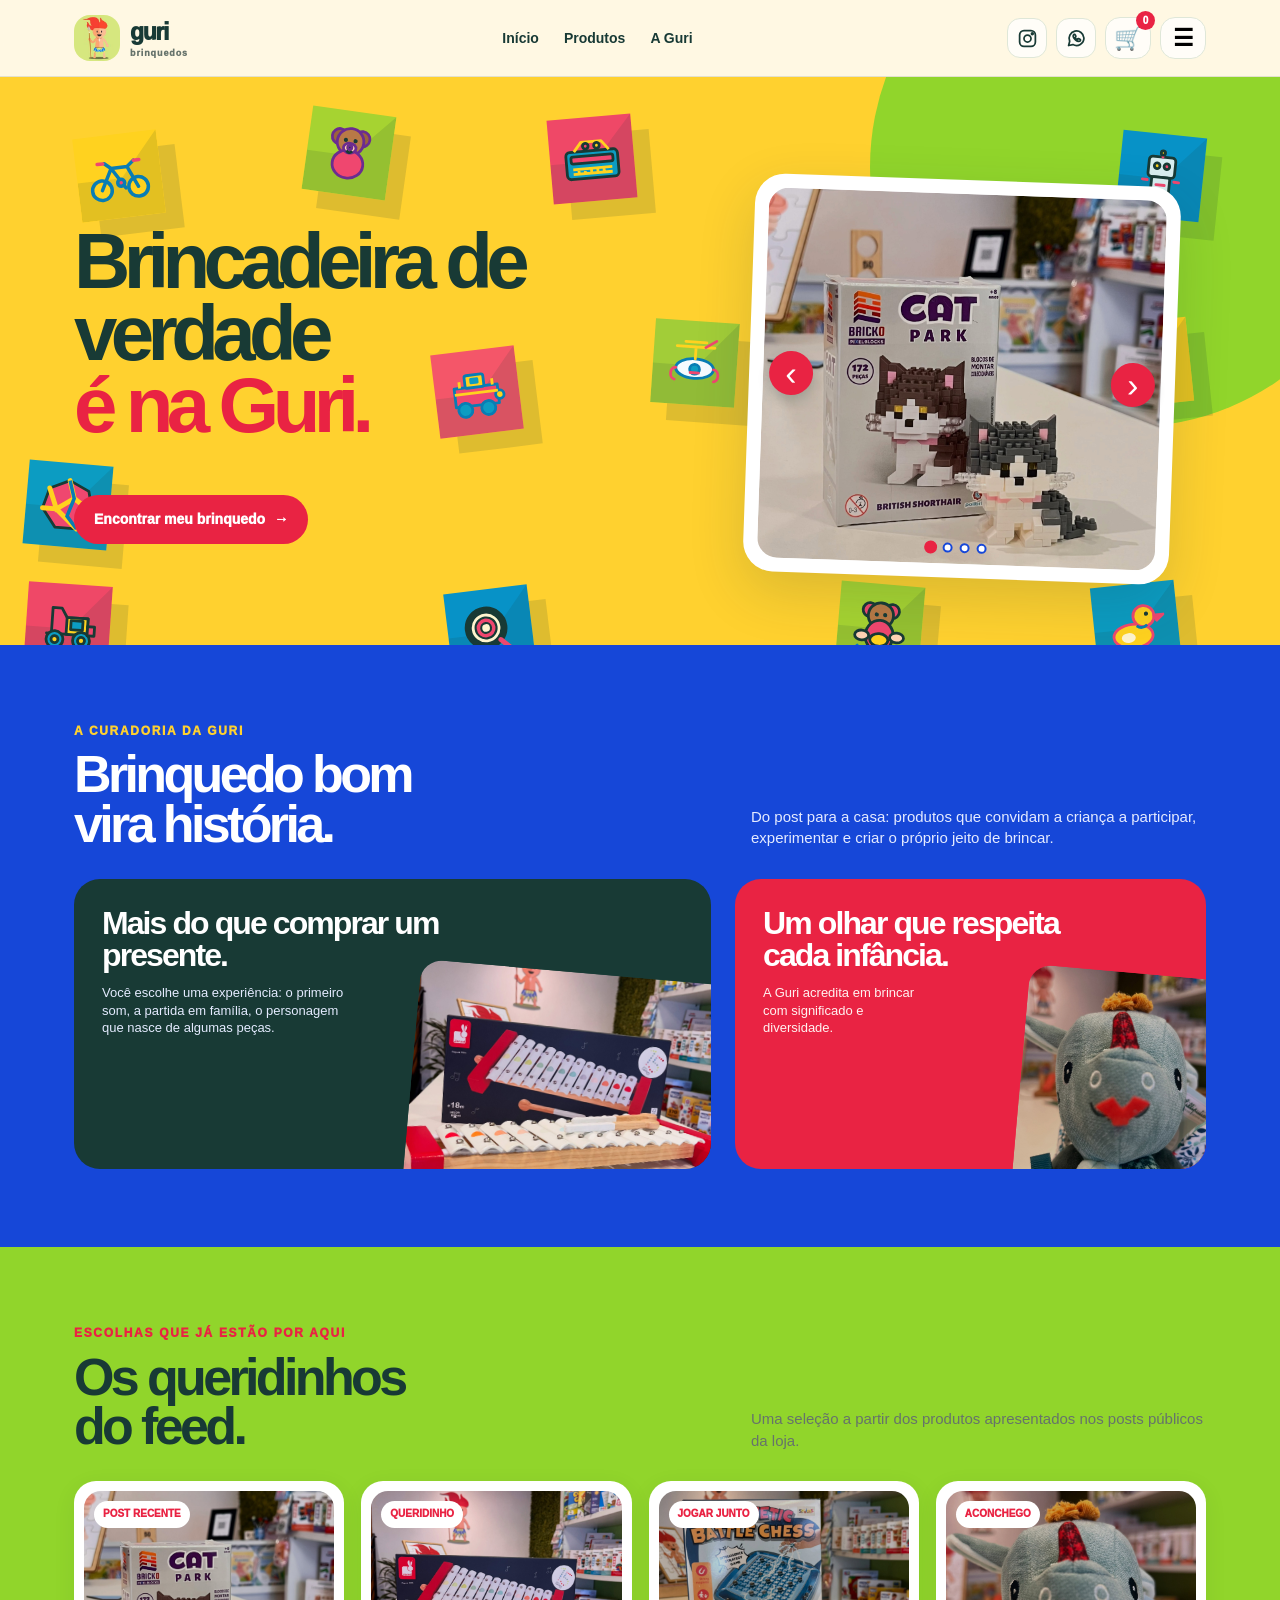
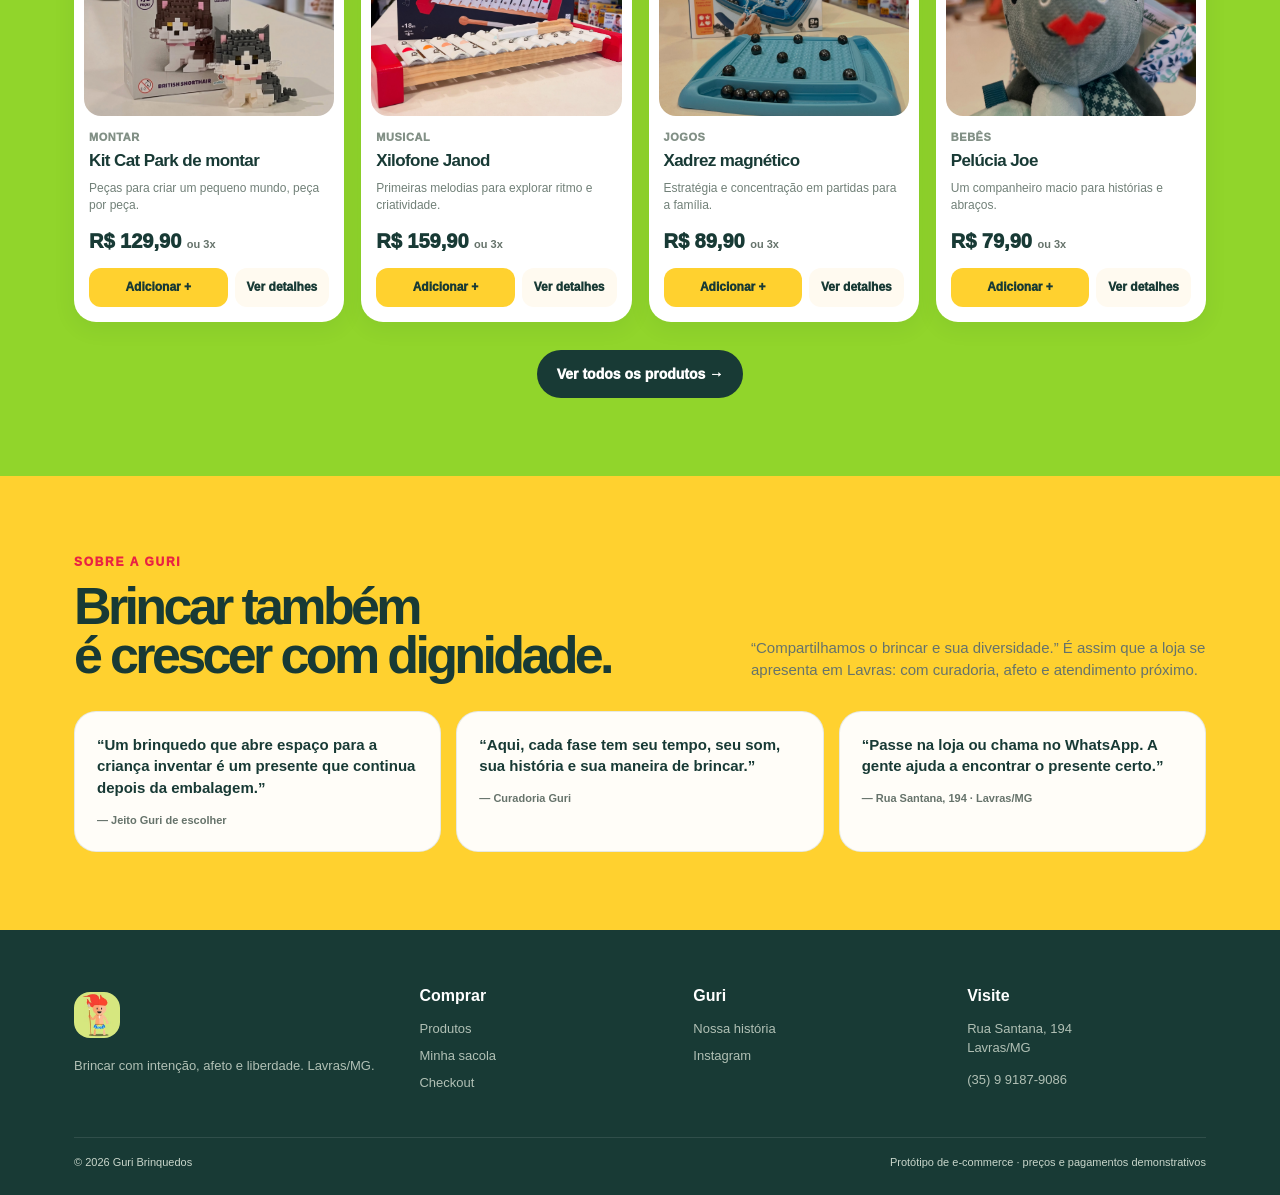
<file: index.html>
<!doctype html>
<html lang="pt-BR">
  <head><meta charset="utf-8"><meta name="viewport" content="width=device-width,initial-scale=1"><title>Guri Brinquedos — brincar de verdade</title><meta name="description" content="Guri Brinquedos em Lavras/MG: brinquedos para criar, descobrir, jogar junto e crescer com dignidade."><link rel="stylesheet" href="style.css?v=5"></head>
<body>
  <div class="topbar"><div class="wrap"><span>💚 Brincar é um direito — e aqui ele cabe em cada detalhe.</span><span>Lavras/MG · Rua Santana, 194</span></div></div>
  <header><div class="wrap nav"><a class="brand" href="index.html"><img class="brand-logo" src="assets/logo-instagram.jpg" alt="Logo Guri Brinquedos"><span>guri<small>brinquedos</small></span></a><nav class="navlinks"><a href="index.html">Início</a><a href="produtos.html">Produtos</a><a href="#guri">A Guri</a><a href="https://www.instagram.com/guri.brinquedos/" target="_blank" rel="noreferrer">Instagram ↗</a></nav><div class="nav-actions"><a class="social-btn instagram" href="https://www.instagram.com/guri.brinquedos/" target="_blank" rel="noreferrer" aria-label="Instagram da Guri"><svg viewBox="0 0 24 24" aria-hidden="true"><rect x="3" y="3" width="18" height="18" rx="5"></rect><circle cx="12" cy="12" r="4"></circle><circle cx="17.5" cy="6.5" r="1"></circle></svg></a><a class="social-btn whatsapp" href="https://wa.me/5535991879086" target="_blank" rel="noreferrer" aria-label="WhatsApp da Guri"><svg viewBox="0 0 24 24" aria-hidden="true"><path d="M20.5 11.5a8.5 8.5 0 0 1-12.6 7.4L3 20l1.2-4.7A8.5 8.5 0 1 1 20.5 11.5Z"></path><path d="M8.6 7.7c.2-.5.4-.5.7-.5h.6c.2 0 .4.1.5.4l.8 1.8c.1.3.1.5-.1.7l-.5.6c-.2.2-.1.4 0 .6.4.7 1 1.3 1.8 1.7.2.1.4.1.6-.1l.6-.7c.2-.2.4-.2.7-.1l1.8.8c.3.1.4.3.4.5v.7c0 .3-.1.5-.4.7-.3.2-.9.4-1.4.4-1.2 0-2.5-.5-3.7-1.5-1-.8-1.8-1.7-2.3-2.7-.5-1-.7-1.9-.4-2.6Z"></path></svg></a><a class="bag-btn" data-cart-link href="sacola.html" aria-label="Abrir sacola">🛒<span class="bag-count" data-cart-count>0</span></a><button class="bag-btn menu" id="menuBtn" aria-label="Abrir menu">☰</button></div></div></header>
  <main>
    <section class="hero"><div class="hero-icon-cloud" aria-hidden="true"><span class="flat-icon tile-yellow"><svg viewBox="0 0 100 100"><circle cx="28" cy="68" r="13"/><circle cx="72" cy="68" r="13"/><path d="M28 68 43 38 59 68M43 38h22l7 30M43 38l16 30M37 49h27"/></svg></span><span class="flat-icon tile-green"><svg viewBox="0 0 100 100"><circle cx="50" cy="29" r="15"/><path d="M31 48c4-10 34-10 38 0l7 27c-10 13-42 13-52 0z"/><circle cx="44" cy="28" r="2"/><circle cx="56" cy="28" r="2"/><path d="M46 35h8"/></svg></span><span class="flat-icon tile-pink"><svg viewBox="0 0 100 100"><path d="M22 50 48 35 78 48 50 65z"/><path d="M48 35v38M78 48v25L50 88V65"/><circle cx="25" cy="76" r="6"/><circle cx="76" cy="77" r="6"/></svg></span><span class="flat-icon tile-blue"><svg viewBox="0 0 100 100"><rect x="31" y="18" width="38" height="64" rx="6"/><rect x="37" y="26" width="26" height="22" rx="2"/><circle cx="42" cy="58" r="3"/><circle cx="50" cy="58" r="3"/><circle cx="58" cy="58" r="3"/><circle cx="42" cy="68" r="3"/><circle cx="50" cy="68" r="3"/><circle cx="58" cy="68" r="3"/></svg></span><span class="flat-icon tile-cyan"><svg viewBox="0 0 100 100"><circle cx="50" cy="28" r="13"/><path d="M29 78c2-25 10-37 21-37s19 12 21 37z"/><path d="M30 53 18 66M70 53l12 13M41 78 34 91M59 78l7 13"/></svg></span><span class="flat-icon tile-coral"><svg viewBox="0 0 100 100"><rect x="25" y="37" width="48" height="29" rx="5"/><rect x="38" y="23" width="22" height="16" rx="3"/><circle cx="35" cy="72" r="8"/><circle cx="65" cy="72" r="8"/><circle cx="79" cy="54" r="5"/></svg></span><span class="flat-icon tile-lime"><svg viewBox="0 0 100 100"><circle cx="50" cy="27" r="10"/><circle cx="35" cy="32" r="9"/><circle cx="65" cy="32" r="9"/><circle cx="50" cy="55" r="21"/><circle cx="42" cy="54" r="3"/><circle cx="58" cy="54" r="3"/><path d="M45 64q5 5 10 0"/></svg></span><span class="flat-icon tile-yellow"><svg viewBox="0 0 100 100"><rect x="17" y="51" width="22" height="22"/><rect x="39" y="34" width="22" height="39"/><rect x="61" y="45" width="22" height="28"/><path d="M20 78h60M22 56h12M44 40h12M66 51h12"/></svg></span><span class="flat-icon tile-pink"><svg viewBox="0 0 100 100"><rect x="17" y="38" width="66" height="37" rx="11"/><path d="M25 48h50"/><path d="M31 52v23M42 52v23M53 52v23M64 52v23M75 52v23"/></svg></span><span class="flat-icon tile-blue"><svg viewBox="0 0 100 100"><path d="M18 48h64M50 48V27M27 39l23-12 23 12"/><ellipse cx="50" cy="56" rx="27" ry="14"/><path d="M23 56c-8 0-8 16-1 16M77 56c8 0 8 16 1 16"/></svg></span><span class="flat-icon tile-green"><svg viewBox="0 0 100 100"><circle cx="50" cy="50" r="27"/><circle cx="50" cy="50" r="18"/><circle cx="50" cy="50" r="9"/><path d="m70 30 15-12M84 18l-5 1M84 18l-1 5"/></svg></span><span class="flat-icon tile-cyan"><svg viewBox="0 0 100 100"><rect x="33" y="24" width="34" height="26" rx="5"/><rect x="38" y="50" width="24" height="22" rx="3"/><path d="M50 19v5M26 55h7M67 55h7M42 72l-8 12M58 72l8 12"/><circle cx="44" cy="36" r="3"/><circle cx="56" cy="36" r="3"/></svg></span></div><div class="wrap hero-grid"><div><h1>Brincar de verdade.<br><em>Na Guri.</em></h1><a class="btn red" href="produtos.html">Encontrar meu brinquedo <span>→</span></a></div><div class="hero-visual"><div class="hero-blue"></div><div class="hero-photo"><img id="heroCarouselImage" src="assets/1cbf1344965f1e58.jpg" alt="Kit Cat Park de montar da Guri"><button class="carousel-prev" type="button" aria-label="Foto anterior">‹</button><button class="carousel-next" type="button" aria-label="Próxima foto">›</button><div class="carousel-dots" id="heroDots" aria-label="Fotos em destaque"></div></div></div></div></section>
    <section class="section" id="jeitos"><div class="wrap"><div class="section-head"><div><div class="kicker">Escolha pelo momento</div><h2>O que cabe<br>na brincadeira?</h2></div><p>Na Guri, a pergunta não é só “qual brinquedo?”. É “que tipo de descoberta pode acontecer agora?”.</p></div><div class="intent-grid"><a class="intent i-yellow" href="produtos.html?filter=educativos"><div><h3>Descobrir e aprender</h3><p>Para mãos curiosas e mentes em movimento.</p></div><span class="emoji">🧠</span></a><a class="intent i-red" href="produtos.html?filter=musical"><div><h3>Soltar o som</h3><p>Primeiras melodias, ritmo e expressão.</p></div><span class="emoji">🎵</span></a><a class="intent i-paper" href="produtos.html?filter=jogos"><div><h3>Jogar junto</h3><p>Para reunir a família em volta da mesa.</p></div><span class="emoji">♟️</span></a><a class="intent i-orange" href="produtos.html?filter=montar"><div><h3>Inventar mundos</h3><p>Peças, personagens e histórias sem fim.</p></div><span class="emoji">🧩</span></a></div></div></section>
    <section class="section color"><div class="wrap"><div class="section-head"><div><div class="kicker">A curadoria da Guri</div><h2>Brinquedo bom<br>vira história.</h2></div><p>Do post para a casa: produtos que convidam a criança a participar, experimentar e criar o próprio jeito de brincar.</p></div><div class="feature-grid"><article class="feature-card big"><h3>Mais do que comprar um presente.</h3><p>Você escolhe uma experiência: o primeiro som, a partida em família, o personagem que nasce de algumas peças.</p><img src="assets/f32f059ee0460a0c.jpg" alt="Xilofone Janod em destaque"></article><article class="feature-card small"><h3>Um olhar que respeita cada infância.</h3><p>A Guri acredita em brincar com significado e diversidade.</p><img src="assets/17662eba819f19ab.jpg" alt="Pelúcia Joe"></article></div></div></section>
    <section class="section green"><div class="wrap"><div class="section-head"><div><div class="kicker">Escolhas que já estão por aqui</div><h2>Os queridinhos<br>do feed.</h2></div><p>Uma seleção a partir dos produtos apresentados nos posts públicos da loja.</p></div><div class="product-grid" id="featuredGrid"></div><div style="text-align:center;margin-top:28px"><a class="btn" href="produtos.html">Ver todos os produtos →</a></div></div></section>
    <section class="section" id="guri"><div class="wrap"><div class="section-head"><div><div class="kicker">Sobre a Guri</div><h2>Brincar também<br>é crescer com dignidade.</h2></div><p>“Compartilhamos o brincar e sua diversidade.” É assim que a loja se apresenta em Lavras: com curadoria, afeto e atendimento próximo.</p></div><div class="quote-grid"><div class="quote">“Um brinquedo que abre espaço para a criança inventar é um presente que continua depois da embalagem.”<span>— Jeito Guri de escolher</span></div><div class="quote">“Aqui, cada fase tem seu tempo, seu som, sua história e sua maneira de brincar.”<span>— Curadoria Guri</span></div><div class="quote">“Passe na loja ou chama no WhatsApp. A gente ajuda a encontrar o presente certo.”<span>— Rua Santana, 194 · Lavras/MG</span></div></div></div></section>
  </main>
  <footer><div class="wrap"><div class="footer-grid"><div><a class="brand" href="index.html"><img class="brand-logo" src="assets/logo-instagram.jpg" alt="Logo Guri"><span>guri<small>brinquedos</small></span></a><p>Brincar com intenção, afeto e liberdade. Lavras/MG.</p></div><div><h4>Comprar</h4><a href="produtos.html">Produtos</a><a href="sacola.html">Minha sacola</a><a href="checkout.html">Checkout</a></div><div><h4>Guri</h4><a href="#guri">Nossa história</a><a href="https://www.instagram.com/guri.brinquedos/" target="_blank" rel="noreferrer">Instagram ↗</a><a href="https://wa.me/5535991879086" target="_blank" rel="noreferrer">WhatsApp ↗</a></div><div><h4>Visite</h4><p>Rua Santana, 194<br>Lavras/MG</p><p>(35) 9 9187-9086</p></div></div><div class="footer-bottom"><span>© 2026 Guri Brinquedos</span><span>Protótipo de e-commerce · preços e pagamentos demonstrativos</span></div></div></footer>
  <script src="app.js"></script>
</body></html>
</file>
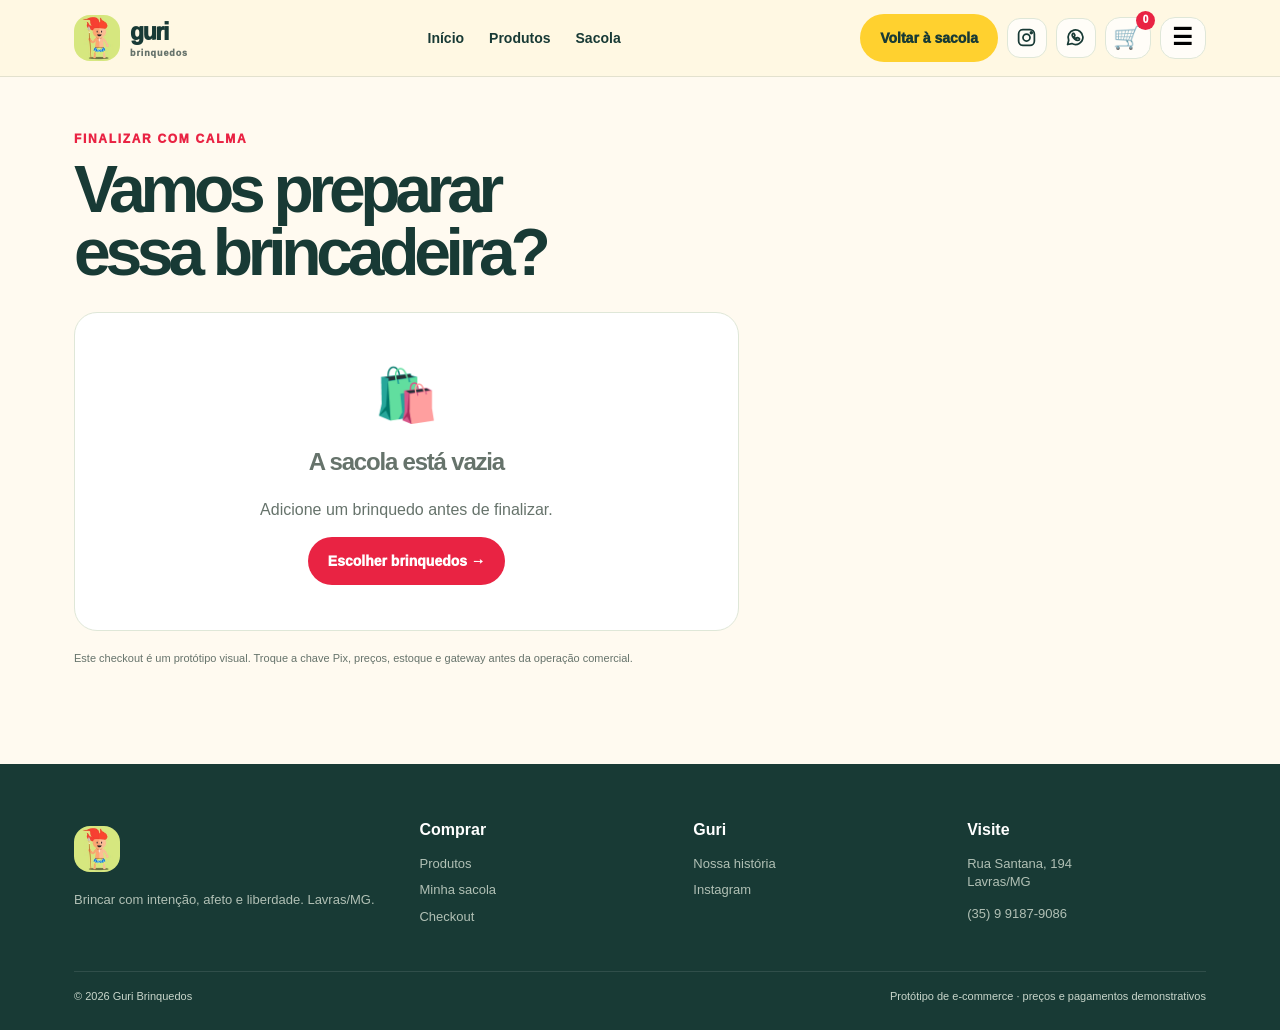
<file: checkout.html>
<!doctype html>
<html lang="pt-BR">
<head><meta charset="utf-8"><meta name="viewport" content="width=device-width,initial-scale=1"><title>Checkout — Guri Brinquedos</title><meta name="description" content="Finalize sua compra na Guri Brinquedos."><link rel="stylesheet" href="style.css?v=5"></head>
<body>
<div class="topbar"><div class="wrap"><span>💚 Brincar é um direito — e aqui ele cabe em cada detalhe.</span><span>Lavras/MG · Rua Santana, 194</span></div></div>
<header><div class="wrap nav"><a class="brand" href="index.html"><img class="brand-logo" src="assets/logo-instagram.jpg" alt="Logo Guri Brinquedos"><span>guri<small>brinquedos</small></span></a><nav class="navlinks"><a href="index.html">Início</a><a href="produtos.html">Produtos</a><a href="sacola.html">Sacola</a><a href="https://www.instagram.com/guri.brinquedos/" target="_blank" rel="noreferrer">Instagram ↗</a></nav><div class="nav-actions"><a class="btn yellow" href="sacola.html">Voltar à sacola</a><a class="social-btn instagram" href="https://www.instagram.com/guri.brinquedos/" target="_blank" rel="noreferrer" aria-label="Instagram da Guri"><svg viewBox="0 0 24 24" aria-hidden="true"><rect x="3" y="3" width="18" height="18" rx="5"></rect><circle cx="12" cy="12" r="4"></circle><circle cx="17.5" cy="6.5" r="1"></circle></svg></a><a class="social-btn whatsapp" href="https://wa.me/5535991879086" target="_blank" rel="noreferrer" aria-label="WhatsApp da Guri"><svg viewBox="0 0 24 24" aria-hidden="true"><path d="M20.5 11.5a8.5 8.5 0 0 1-12.6 7.4L3 20l1.2-4.7A8.5 8.5 0 1 1 20.5 11.5Z"></path><path d="M8.6 7.7c.2-.5.4-.5.7-.5h.6c.2 0 .4.1.5.4l.8 1.8c.1.3.1.5-.1.7l-.5.6c-.2.2-.1.4 0 .6.4.7 1 1.3 1.8 1.7.2.1.4.1.6-.1l.6-.7c.2-.2.4-.2.7-.1l1.8.8c.3.1.4.3.4.5v.7c0 .3-.1.5-.4.7-.3.2-.9.4-1.4.4-1.2 0-2.5-.5-3.7-1.5-1-.8-1.8-1.7-2.3-2.7-.5-1-.7-1.9-.4-2.6Z"></path></svg></a><a class="bag-btn" data-cart-link href="sacola.html" aria-label="Abrir sacola">🛒<span class="bag-count" data-cart-count>0</span></a><button class="bag-btn menu" id="menuBtn" aria-label="Abrir menu">☰</button></div></div></header>
<main class="checkout-page"><div class="wrap"><div class="kicker">Finalizar com calma</div><h1 style="font-size:clamp(42px,6vw,66px);letter-spacing:-.08em;line-height:.95;margin:0 0 28px">Vamos preparar<br>essa brincadeira?</h1><div id="checkoutLayout" class="checkout-layout"><div id="checkoutRoot"></div></div><div class="success panel" id="success"><div class="check">✓</div><h2>Pedido preparado! 🎉</h2><p>Esta é uma confirmação demonstrativa. Na versão de produção, o pedido seguirá para o WhatsApp/ERP da Guri e o pagamento será processado pelo gateway escolhido.</p><button class="btn red" id="newOrder">Voltar para a loja</button></div><p class="demo-note">Este checkout é um protótipo visual. Troque a chave Pix, preços, estoque e gateway antes da operação comercial.</p></div></main>
<footer><div class="wrap"><div class="footer-grid"><div><a class="brand" href="index.html"><img class="brand-logo" src="assets/logo-instagram.jpg" alt="Logo Guri"><span>guri<small>brinquedos</small></span></a><p>Brincar com intenção, afeto e liberdade. Lavras/MG.</p></div><div><h4>Comprar</h4><a href="produtos.html">Produtos</a><a href="sacola.html">Minha sacola</a><a href="checkout.html">Checkout</a></div><div><h4>Guri</h4><a href="index.html#guri">Nossa história</a><a href="https://www.instagram.com/guri.brinquedos/" target="_blank" rel="noreferrer">Instagram ↗</a><a href="https://wa.me/5535991879086" target="_blank" rel="noreferrer">WhatsApp ↗</a></div><div><h4>Visite</h4><p>Rua Santana, 194<br>Lavras/MG</p><p>(35) 9 9187-9086</p></div></div><div class="footer-bottom"><span>© 2026 Guri Brinquedos</span><span>Protótipo de e-commerce · preços e pagamentos demonstrativos</span></div></div></footer>
<script src="app.js"></script></body></html>
</file>
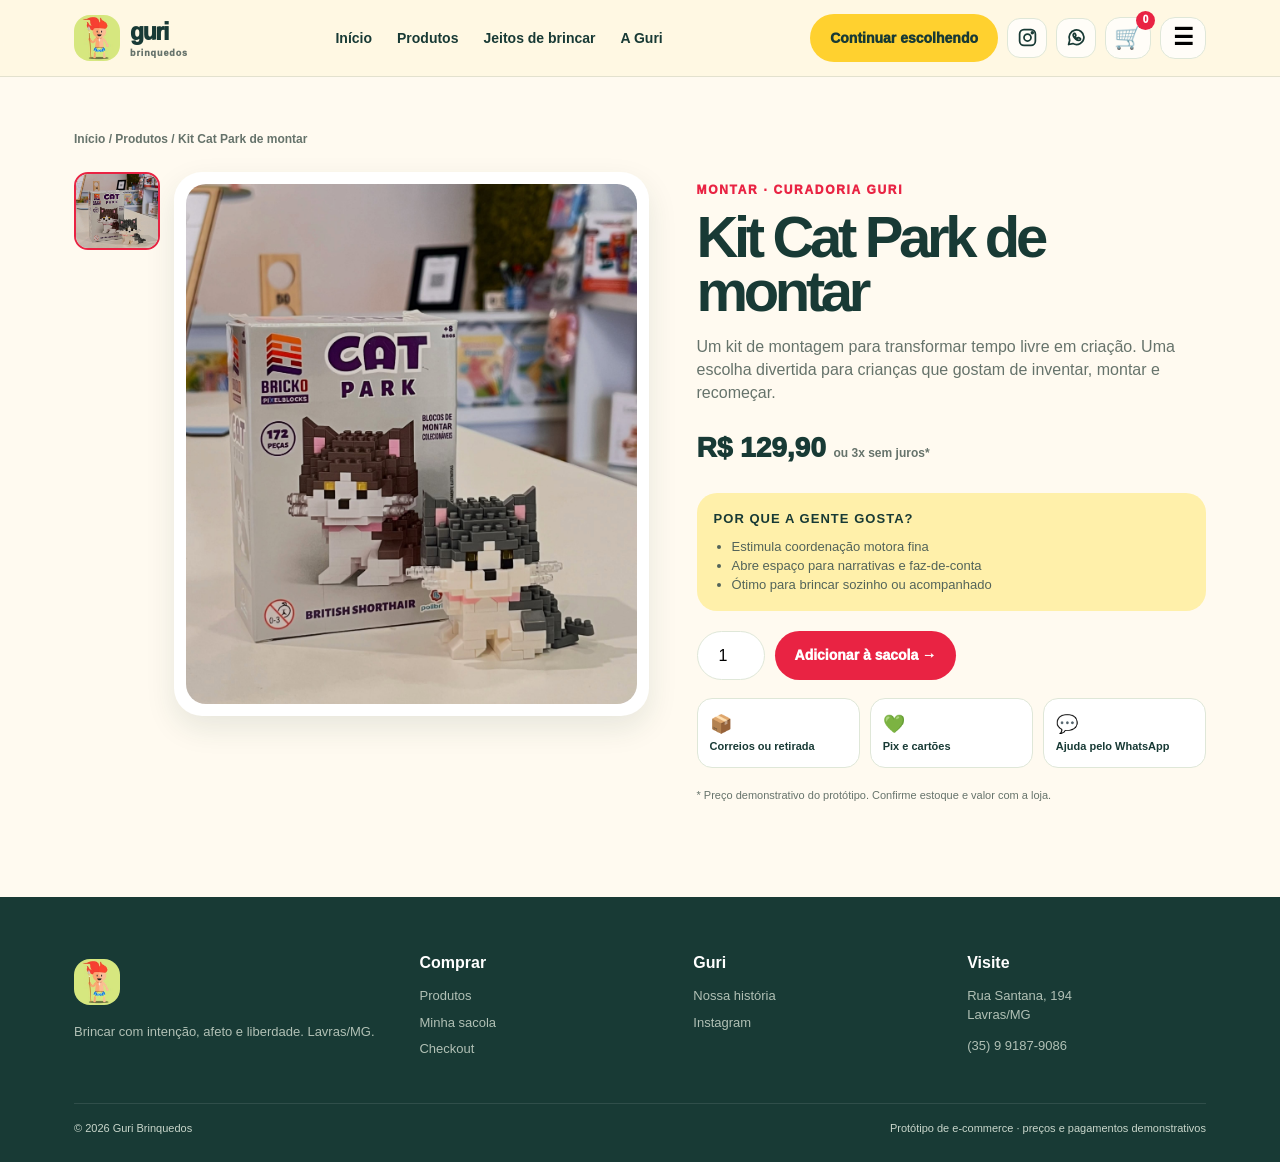
<file: produto.html>
<!doctype html>
<html lang="pt-BR">
<head><meta charset="utf-8"><meta name="viewport" content="width=device-width,initial-scale=1"><title>Produto — Guri Brinquedos</title><meta name="description" content="Detalhes do produto selecionado na Guri Brinquedos."><link rel="stylesheet" href="style.css?v=5"></head>
<body>
<div class="topbar"><div class="wrap"><span>💚 Brincar é um direito — e aqui ele cabe em cada detalhe.</span><span>Lavras/MG · Rua Santana, 194</span></div></div>
<header><div class="wrap nav"><a class="brand" href="index.html"><img class="brand-logo" src="assets/logo-instagram.jpg" alt="Logo Guri Brinquedos"><span>guri<small>brinquedos</small></span></a><nav class="navlinks"><a href="index.html">Início</a><a href="produtos.html">Produtos</a><a href="index.html#jeitos">Jeitos de brincar</a><a href="index.html#guri">A Guri</a><a href="https://www.instagram.com/guri.brinquedos/" target="_blank" rel="noreferrer">Instagram ↗</a></nav><div class="nav-actions"><a class="btn yellow" href="produtos.html">Continuar escolhendo</a><a class="social-btn instagram" href="https://www.instagram.com/guri.brinquedos/" target="_blank" rel="noreferrer" aria-label="Instagram da Guri"><svg viewBox="0 0 24 24" aria-hidden="true"><rect x="3" y="3" width="18" height="18" rx="5"></rect><circle cx="12" cy="12" r="4"></circle><circle cx="17.5" cy="6.5" r="1"></circle></svg></a><a class="social-btn whatsapp" href="https://wa.me/5535991879086" target="_blank" rel="noreferrer" aria-label="WhatsApp da Guri"><svg viewBox="0 0 24 24" aria-hidden="true"><path d="M20.5 11.5a8.5 8.5 0 0 1-12.6 7.4L3 20l1.2-4.7A8.5 8.5 0 1 1 20.5 11.5Z"></path><path d="M8.6 7.7c.2-.5.4-.5.7-.5h.6c.2 0 .4.1.5.4l.8 1.8c.1.3.1.5-.1.7l-.5.6c-.2.2-.1.4 0 .6.4.7 1 1.3 1.8 1.7.2.1.4.1.6-.1l.6-.7c.2-.2.4-.2.7-.1l1.8.8c.3.1.4.3.4.5v.7c0 .3-.1.5-.4.7-.3.2-.9.4-1.4.4-1.2 0-2.5-.5-3.7-1.5-1-.8-1.8-1.7-2.3-2.7-.5-1-.7-1.9-.4-2.6Z"></path></svg></a><a class="bag-btn" data-cart-link href="sacola.html" aria-label="Abrir sacola">🛒<span class="bag-count" data-cart-count>0</span></a><button class="bag-btn menu" id="menuBtn" aria-label="Abrir menu">☰</button></div></div></header>
<main class="detail-page"><div class="wrap" id="detailRoot"></div></main>
<footer><div class="wrap"><div class="footer-grid"><div><a class="brand" href="index.html"><img class="brand-logo" src="assets/logo-instagram.jpg" alt="Logo Guri"><span>guri<small>brinquedos</small></span></a><p>Brincar com intenção, afeto e liberdade. Lavras/MG.</p></div><div><h4>Comprar</h4><a href="produtos.html">Produtos</a><a href="sacola.html">Minha sacola</a><a href="checkout.html">Checkout</a></div><div><h4>Guri</h4><a href="index.html#guri">Nossa história</a><a href="https://www.instagram.com/guri.brinquedos/" target="_blank" rel="noreferrer">Instagram ↗</a><a href="https://wa.me/5535991879086" target="_blank" rel="noreferrer">WhatsApp ↗</a></div><div><h4>Visite</h4><p>Rua Santana, 194<br>Lavras/MG</p><p>(35) 9 9187-9086</p></div></div><div class="footer-bottom"><span>© 2026 Guri Brinquedos</span><span>Protótipo de e-commerce · preços e pagamentos demonstrativos</span></div></div></footer>
<script src="app.js"></script></body></html>
</file>
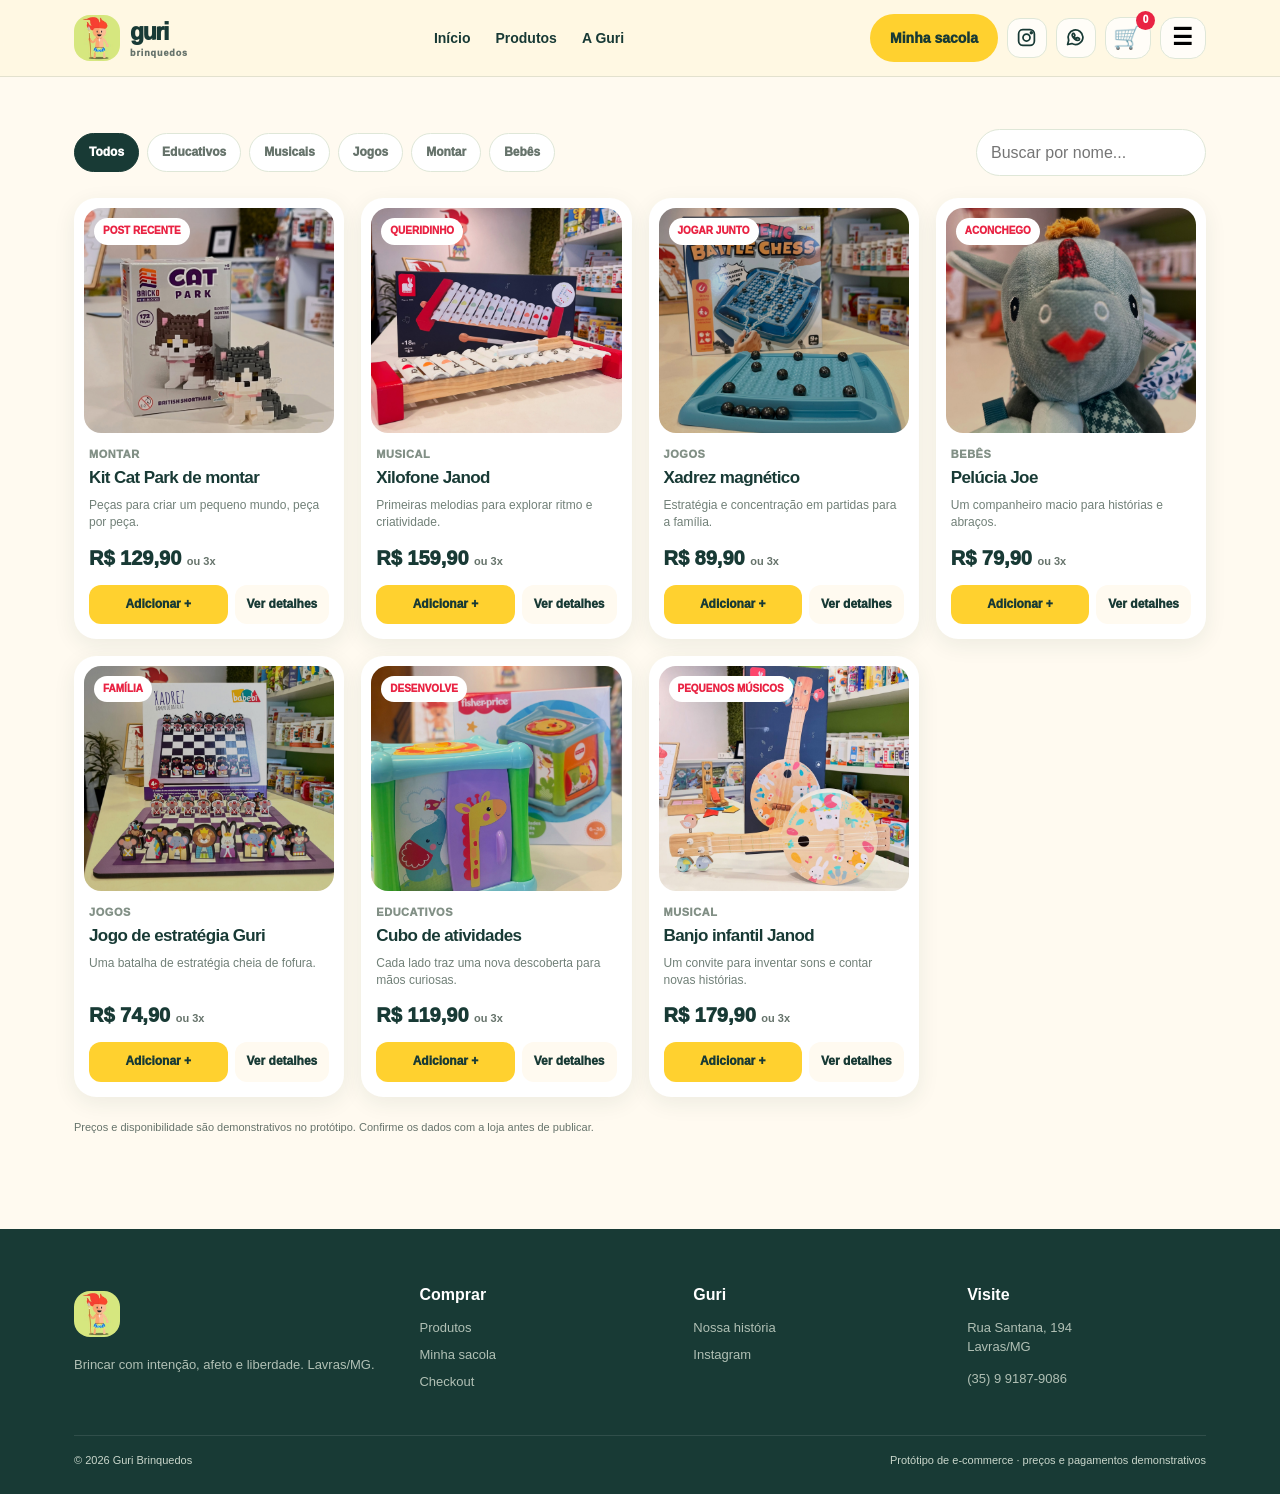
<file: produtos.html>
<!doctype html>
<html lang="pt-BR">
<head><meta charset="utf-8"><meta name="viewport" content="width=device-width,initial-scale=1"><title>Produtos — Guri Brinquedos</title><meta name="description" content="Veja os brinquedos escolhidos pela Guri Brinquedos."><link rel="stylesheet" href="style.css?v=5"></head>
<body>
<div class="topbar"><div class="wrap"><span>💚 Brincar é um direito — e aqui ele cabe em cada detalhe.</span><span>Lavras/MG · Rua Santana, 194</span></div></div>
<header><div class="wrap nav"><a class="brand" href="index.html"><img class="brand-logo" src="assets/logo-instagram.jpg" alt="Logo Guri Brinquedos"><span>guri<small>brinquedos</small></span></a><nav class="navlinks"><a href="index.html">Início</a><a href="produtos.html">Produtos</a><a href="index.html#guri">A Guri</a><a href="https://www.instagram.com/guri.brinquedos/" target="_blank" rel="noreferrer">Instagram ↗</a></nav><div class="nav-actions"><a class="btn yellow" href="sacola.html">Minha sacola</a><a class="social-btn instagram" href="https://www.instagram.com/guri.brinquedos/" target="_blank" rel="noreferrer" aria-label="Instagram da Guri"><svg viewBox="0 0 24 24" aria-hidden="true"><rect x="3" y="3" width="18" height="18" rx="5"></rect><circle cx="12" cy="12" r="4"></circle><circle cx="17.5" cy="6.5" r="1"></circle></svg></a><a class="social-btn whatsapp" href="https://wa.me/5535991879086" target="_blank" rel="noreferrer" aria-label="WhatsApp da Guri"><svg viewBox="0 0 24 24" aria-hidden="true"><path d="M20.5 11.5a8.5 8.5 0 0 1-12.6 7.4L3 20l1.2-4.7A8.5 8.5 0 1 1 20.5 11.5Z"></path><path d="M8.6 7.7c.2-.5.4-.5.7-.5h.6c.2 0 .4.1.5.4l.8 1.8c.1.3.1.5-.1.7l-.5.6c-.2.2-.1.4 0 .6.4.7 1 1.3 1.8 1.7.2.1.4.1.6-.1l.6-.7c.2-.2.4-.2.7-.1l1.8.8c.3.1.4.3.4.5v.7c0 .3-.1.5-.4.7-.3.2-.9.4-1.4.4-1.2 0-2.5-.5-3.7-1.5-1-.8-1.8-1.7-2.3-2.7-.5-1-.7-1.9-.4-2.6Z"></path></svg></a><a class="bag-btn" data-cart-link href="sacola.html" aria-label="Abrir sacola">🛒<span class="bag-count" data-cart-count>0</span></a><button class="bag-btn menu" id="menuBtn" aria-label="Abrir menu">☰</button></div></div></header>
<main><section class="page-hero"><div class="wrap"><div class="kicker">Escolhas da Guri</div><h1>Um brinquedo para<br>cada jeito de brincar.</h1><p>Produtos que apareceram no universo da Guri: musicais, educativos, jogos, montagens e presentes cheios de afeto.</p></div></section><section class="catalog"><div class="wrap"><div class="catalog-toolbar"><div class="filters"><button class="filter active" data-filter="todos">Todos</button><button class="filter" data-filter="educativos">Educativos</button><button class="filter" data-filter="musical">Musicais</button><button class="filter" data-filter="jogos">Jogos</button><button class="filter" data-filter="montar">Montar</button><button class="filter" data-filter="bebe">Bebês</button></div><input class="search" id="search" aria-label="Buscar brinquedo" placeholder="Buscar por nome..."></div><div class="product-grid" id="productGrid"></div><p class="catalog-note">Preços e disponibilidade são demonstrativos no protótipo. Confirme os dados com a loja antes de publicar.</p></div></section></main>
<footer><div class="wrap"><div class="footer-grid"><div><a class="brand" href="index.html"><img class="brand-logo" src="assets/logo-instagram.jpg" alt="Logo Guri"><span>guri<small>brinquedos</small></span></a><p>Brincar com intenção, afeto e liberdade. Lavras/MG.</p></div><div><h4>Comprar</h4><a href="produtos.html">Produtos</a><a href="sacola.html">Minha sacola</a><a href="checkout.html">Checkout</a></div><div><h4>Guri</h4><a href="index.html#guri">Nossa história</a><a href="https://www.instagram.com/guri.brinquedos/" target="_blank" rel="noreferrer">Instagram ↗</a><a href="https://wa.me/5535991879086" target="_blank" rel="noreferrer">WhatsApp ↗</a></div><div><h4>Visite</h4><p>Rua Santana, 194<br>Lavras/MG</p><p>(35) 9 9187-9086</p></div></div><div class="footer-bottom"><span>© 2026 Guri Brinquedos</span><span>Protótipo de e-commerce · preços e pagamentos demonstrativos</span></div></div></footer>
<script src="app.js"></script></body></html>
</file>
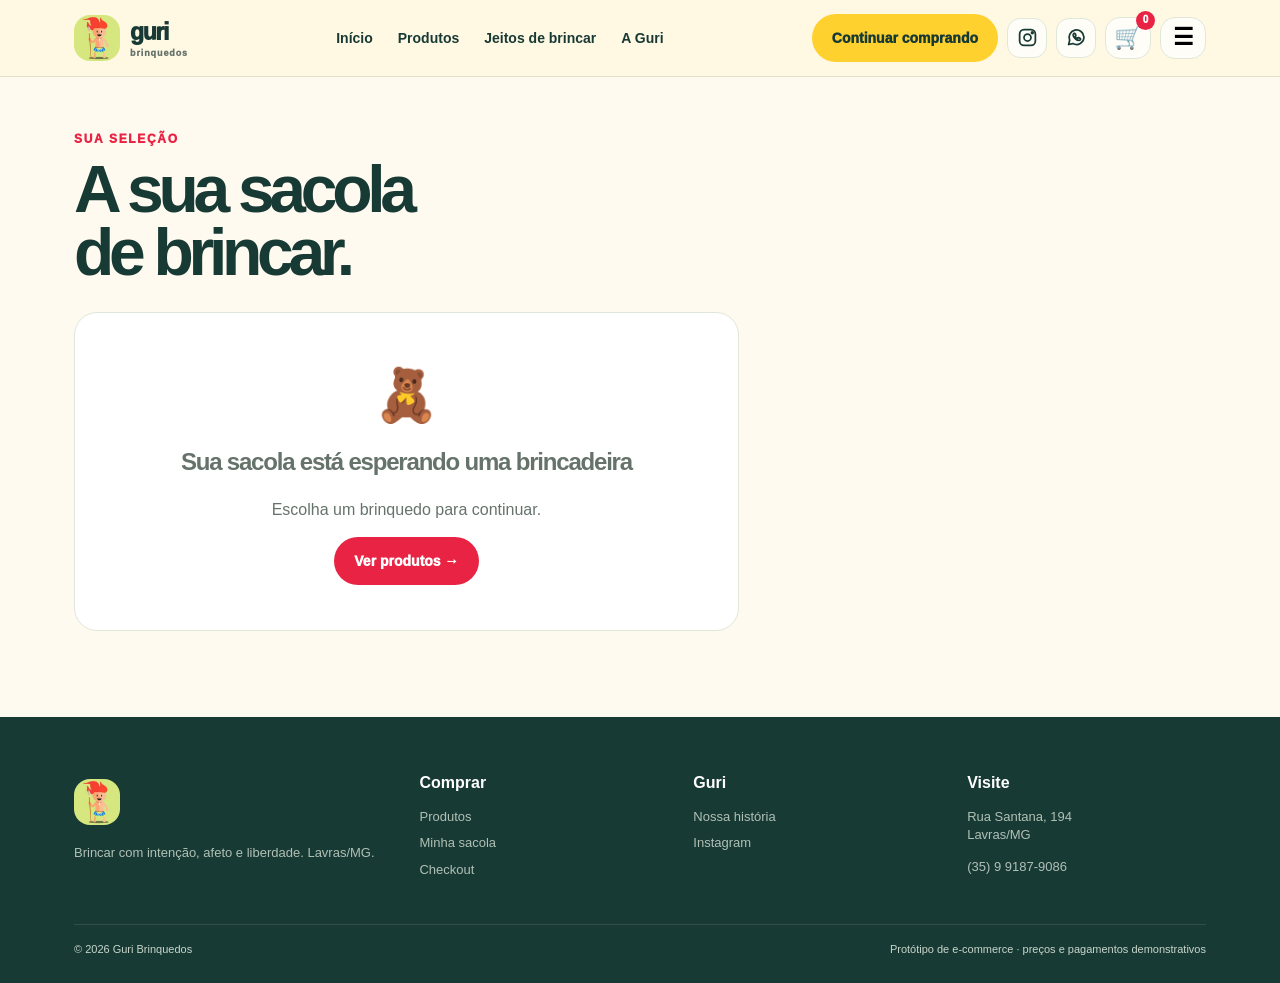
<file: sacola.html>
<!doctype html>
<html lang="pt-BR">
<head><meta charset="utf-8"><meta name="viewport" content="width=device-width,initial-scale=1"><title>Minha sacola — Guri Brinquedos</title><meta name="description" content="Revise sua sacola de brinquedos da Guri."><link rel="stylesheet" href="style.css?v=5"></head>
<body>
<div class="topbar"><div class="wrap"><span>💚 Brincar é um direito — e aqui ele cabe em cada detalhe.</span><span>Lavras/MG · Rua Santana, 194</span></div></div>
<header><div class="wrap nav"><a class="brand" href="index.html"><img class="brand-logo" src="assets/logo-instagram.jpg" alt="Logo Guri Brinquedos"><span>guri<small>brinquedos</small></span></a><nav class="navlinks"><a href="index.html">Início</a><a href="produtos.html">Produtos</a><a href="index.html#jeitos">Jeitos de brincar</a><a href="index.html#guri">A Guri</a><a href="https://www.instagram.com/guri.brinquedos/" target="_blank" rel="noreferrer">Instagram ↗</a></nav><div class="nav-actions"><a class="btn yellow" href="produtos.html">Continuar comprando</a><a class="social-btn instagram" href="https://www.instagram.com/guri.brinquedos/" target="_blank" rel="noreferrer" aria-label="Instagram da Guri"><svg viewBox="0 0 24 24" aria-hidden="true"><rect x="3" y="3" width="18" height="18" rx="5"></rect><circle cx="12" cy="12" r="4"></circle><circle cx="17.5" cy="6.5" r="1"></circle></svg></a><a class="social-btn whatsapp" href="https://wa.me/5535991879086" target="_blank" rel="noreferrer" aria-label="WhatsApp da Guri"><svg viewBox="0 0 24 24" aria-hidden="true"><path d="M20.5 11.5a8.5 8.5 0 0 1-12.6 7.4L3 20l1.2-4.7A8.5 8.5 0 1 1 20.5 11.5Z"></path><path d="M8.6 7.7c.2-.5.4-.5.7-.5h.6c.2 0 .4.1.5.4l.8 1.8c.1.3.1.5-.1.7l-.5.6c-.2.2-.1.4 0 .6.4.7 1 1.3 1.8 1.7.2.1.4.1.6-.1l.6-.7c.2-.2.4-.2.7-.1l1.8.8c.3.1.4.3.4.5v.7c0 .3-.1.5-.4.7-.3.2-.9.4-1.4.4-1.2 0-2.5-.5-3.7-1.5-1-.8-1.8-1.7-2.3-2.7-.5-1-.7-1.9-.4-2.6Z"></path></svg></a><a class="bag-btn" data-cart-link href="sacola.html" aria-label="Abrir sacola">🛒<span class="bag-count" data-cart-count>0</span></a><button class="bag-btn menu" id="menuBtn" aria-label="Abrir menu">☰</button></div></div></header>
<main class="bag-page"><div class="wrap"><div class="kicker">Sua seleção</div><h1 style="font-size:clamp(42px,6vw,66px);letter-spacing:-.08em;line-height:.95;margin:0 0 28px">A sua sacola<br>de brincar.</h1><div class="bag-layout" id="bagRoot"></div></div></main>
<footer><div class="wrap"><div class="footer-grid"><div><a class="brand" href="index.html"><img class="brand-logo" src="assets/logo-instagram.jpg" alt="Logo Guri"><span>guri<small>brinquedos</small></span></a><p>Brincar com intenção, afeto e liberdade. Lavras/MG.</p></div><div><h4>Comprar</h4><a href="produtos.html">Produtos</a><a href="sacola.html">Minha sacola</a><a href="checkout.html">Checkout</a></div><div><h4>Guri</h4><a href="index.html#guri">Nossa história</a><a href="https://www.instagram.com/guri.brinquedos/" target="_blank" rel="noreferrer">Instagram ↗</a><a href="https://wa.me/5535991879086" target="_blank" rel="noreferrer">WhatsApp ↗</a></div><div><h4>Visite</h4><p>Rua Santana, 194<br>Lavras/MG</p><p>(35) 9 9187-9086</p></div></div><div class="footer-bottom"><span>© 2026 Guri Brinquedos</span><span>Protótipo de e-commerce · preços e pagamentos demonstrativos</span></div></div></footer>
<script src="app.js"></script></body></html>
</file>
<file: style.css>
:root{--ink:#183a35;--paper:#fffaf0;--cream:#fff4ce;--yellow:#ffd447;--blue:#4b70ef;--red:#fa5b5d;--green:#afd94a;--orange:#ffab39;--muted:#66736b;--line:#dfe7d8;--white:#fffdf8;--shadow:0 20px 55px rgba(24,58,53,.16);--radius:26px}
*{box-sizing:border-box}html{scroll-behavior:smooth}body{margin:0;font-family:Inter,ui-sans-serif,system-ui,-apple-system,"Segoe UI",sans-serif;color:var(--ink);background:var(--yellow);line-height:1.45}a{color:inherit;text-decoration:none}button,input,select{font:inherit}button{cursor:pointer;border:0}.wrap{max-width:1180px;margin:auto;padding:0 24px}.topbar{background:var(--ink);color:#fff;padding:9px 0;font-size:12px;font-weight:850}.topbar .wrap{display:flex;justify-content:space-between}.topbar span:last-child{color:var(--yellow)}header{position:sticky;top:0;z-index:20;background:rgba(255,250,240,.94);backdrop-filter:blur(16px);border-bottom:1px solid rgba(24,58,53,.12)}.nav{height:76px;display:flex;align-items:center;justify-content:space-between;gap:22px}.brand{display:flex;align-items:center;gap:10px;font-weight:1000;letter-spacing:-.06em;font-size:23px}.brand-logo{width:46px;height:46px;object-fit:cover;border-radius:16px;border:3px solid var(--white);box-shadow:0 5px 12px rgba(24,58,53,.16)}.brand small{display:block;font-size:9px;letter-spacing:.1em;color:var(--muted);margin-top:-3px}.navlinks{display:flex;gap:25px;font-size:14px;font-weight:900}.navlinks a:hover{color:var(--red)}.nav-actions{display:flex;align-items:center;gap:9px}.btn{display:inline-flex;align-items:center;justify-content:center;gap:9px;border-radius:999px;padding:14px 20px;background:var(--ink);color:#fff;font-weight:950;font-size:14px;transition:.2s transform,.2s box-shadow}.btn:hover{transform:translateY(-2px);box-shadow:0 9px 20px rgba(24,58,53,.18)}.btn.yellow{background:var(--yellow);color:var(--ink)}.btn.blue{background:var(--blue)}.btn.red{background:var(--red)}.btn.full{width:100%}.bag-btn{height:42px;min-width:46px;border-radius:15px;background:var(--white);border:1px solid var(--line);position:relative;font-size:18px}.bag-count{position:absolute;right:-5px;top:-7px;background:var(--red);color:#fff;border-radius:99px;min-width:19px;height:19px;display:grid;place-items:center;font-size:10px;font-weight:1000}.menu{display:none}
.hero{overflow:hidden;position:relative;background:var(--cream);padding:66px 0 72px}.hero:before{content:"";position:absolute;right:-110px;top:-170px;width:520px;height:520px;border-radius:50%;background:var(--green)}.hero:after{content:"";position:absolute;left:-75px;bottom:-130px;width:270px;height:270px;border-radius:50%;background:var(--red)}.hero-grid{display:grid;grid-template-columns:1.04fr .96fr;gap:50px;align-items:center;position:relative;z-index:1}.eyebrow{display:inline-flex;align-items:center;gap:8px;background:var(--ink);color:var(--yellow);border-radius:999px;padding:8px 13px;font-size:11px;font-weight:1000;letter-spacing:.09em;text-transform:uppercase}.eyebrow i{width:7px;height:7px;background:var(--red);border-radius:50%}.hero h1{font-size:clamp(45px,6.5vw,78px);letter-spacing:-.085em;line-height:.92;margin:18px 0 20px;max-width:650px}.hero h1 em{font-style:normal;color:var(--red)}.hero p{font-size:18px;color:#52635b;max-width:560px;margin:0 0 28px}.hero-meta{display:flex;flex-wrap:wrap;gap:12px;margin-top:24px;font-size:12px;font-weight:850;color:#52635b}.hero-meta span{display:inline-flex;gap:7px;align-items:center}.hero-visual{min-height:430px;position:relative}.hero-blue{position:absolute;inset:30px 8% 8px 10%;background:var(--blue);border-radius:52% 48% 54% 46%/46% 55% 45% 54%;transform:rotate(-6deg)}.hero-photo{position:absolute;right:10%;top:37px;width:72%;background:#fff;border-radius:30px;padding:12px;box-shadow:var(--shadow);transform:rotate(4deg)}.hero-photo img{display:block;width:100%;height:310px;object-fit:cover;border-radius:21px}.hero-note{position:absolute;left:0;bottom:18px;background:var(--red);color:#fff;padding:18px 20px;border-radius:22px;font-weight:1000;font-size:18px;line-height:1.02;transform:rotate(-6deg)}.hero-note b{color:var(--yellow)}.hero-sticker{position:absolute;right:0;bottom:24px;width:112px;height:112px;display:grid;place-items:center;text-align:center;background:var(--yellow);border-radius:50%;font-size:13px;font-weight:1000;line-height:1.05;transform:rotate(10deg)}
.section{padding:78px 0}.section.color{background:var(--blue);color:#fff;position:relative;overflow:hidden}.section.color:after{content:"";position:absolute;right:-100px;bottom:-190px;width:410px;height:410px;border:65px solid rgba(255,212,71,.45);border-radius:50%}.section.green{background:var(--green)}.section-head{display:flex;justify-content:space-between;align-items:end;gap:24px;margin-bottom:30px}.section-head h2{font-size:clamp(32px,4.5vw,52px);letter-spacing:-.07em;line-height:.95;margin:0}.section-head p{max-width:455px;margin:0;color:var(--muted);font-size:15px}.color .section-head p{color:#e5ebff}.kicker{font-size:12px;color:var(--red);font-weight:1000;letter-spacing:.14em;text-transform:uppercase;margin-bottom:10px}.color .kicker{color:var(--yellow)}.intent-grid{display:grid;grid-template-columns:repeat(4,1fr);gap:15px}.intent{min-height:196px;border-radius:var(--radius);padding:20px;display:flex;flex-direction:column;justify-content:space-between;position:relative;overflow:hidden;transition:.2s transform}.intent:hover{transform:translateY(-5px)}.intent h3{margin:0;font-size:22px;letter-spacing:-.05em;max-width:170px;line-height:1.05}.intent p{font-size:13px;max-width:175px;margin:7px 0}.intent .emoji{font-size:54px;position:absolute;right:17px;bottom:9px;filter:drop-shadow(0 8px 7px rgba(0,0,0,.12))}.i-yellow{background:var(--yellow)}.i-red{background:var(--red);color:#fff}.i-paper{background:var(--paper)}.i-orange{background:var(--orange)}.i-white{background:var(--white);color:var(--ink)}.feature-grid{display:grid;grid-template-columns:1.15fr .85fr;gap:24px;align-items:stretch}.feature-card{border-radius:var(--radius);padding:28px;min-height:290px;position:relative;overflow:hidden}.feature-card h3{font-size:32px;line-height:1;letter-spacing:-.06em;margin:0 0 12px;max-width:340px}.feature-card p{max-width:330px;color:#e4ebff}.feature-card img{position:absolute;right:-12px;bottom:-35px;width:49%;height:80%;object-fit:cover;border-radius:22px;transform:rotate(5deg)}.feature-card.big{background:var(--ink);color:#fff}.feature-card.small{background:var(--red);color:#fff}.feature-card.small p{color:#fff2f1}.feature-card.small img{width:42%}.quote-grid{display:grid;grid-template-columns:repeat(3,1fr);gap:15px}.quote{background:var(--white);border-radius:22px;padding:22px;border:1px solid rgba(24,58,53,.1);font-size:15px;font-weight:850}.quote span{display:block;margin-top:14px;font-size:11px;color:var(--muted);font-weight:800}
.page-hero{padding:62px 0 52px;background:var(--blue);color:#fff;position:relative;overflow:hidden}.page-hero:after{content:"";position:absolute;right:-100px;top:-200px;width:430px;height:430px;border:65px solid rgba(255,212,71,.5);border-radius:50%}.page-hero h1{font-size:clamp(42px,6vw,68px);letter-spacing:-.08em;line-height:.95;margin:0 0 14px;position:relative;z-index:1}.page-hero p{max-width:600px;color:#e8edff;position:relative;z-index:1}.catalog{background:var(--paper);padding:52px 0 82px;min-height:55vh}.catalog-toolbar{display:flex;justify-content:space-between;gap:15px;align-items:center;margin-bottom:22px}.filters{display:flex;flex-wrap:wrap;gap:8px}.filter{background:#fff;border:1px solid var(--line);border-radius:999px;padding:10px 14px;font-size:12px;font-weight:950;color:var(--muted)}.filter.active,.filter:hover{background:var(--ink);color:#fff;border-color:var(--ink)}.search{border:1px solid var(--line);border-radius:999px;background:#fff;padding:11px 14px;min-width:230px;outline:0}.search:focus{border-color:var(--blue)}.product-grid{display:grid;grid-template-columns:repeat(4,1fr);gap:17px}.product{background:#fff;border-radius:22px;padding:10px;box-shadow:0 6px 22px rgba(24,58,53,.08);display:flex;flex-direction:column;transition:.2s transform;position:relative}.product:hover{transform:translateY(-5px)}.product-image{display:block;height:225px;border-radius:17px;overflow:hidden;background:#eef2e9;position:relative}.product-image img{width:100%;height:100%;display:block;object-fit:cover;transition:.3s}.product:hover .product-image img{transform:scale(1.06)}.pill{position:absolute;top:10px;left:10px;background:#fff;padding:6px 9px;border-radius:999px;font-size:10px;font-weight:1000;color:var(--red);text-transform:uppercase}.product-body{padding:14px 5px 5px;display:flex;flex-direction:column;flex:1}.product-category{font-size:11px;color:#829086;font-weight:1000;letter-spacing:.05em;text-transform:uppercase}.product h3{font-size:17px;line-height:1.1;letter-spacing:-.035em;margin:6px 0 9px}.product p{font-size:12px;color:#718078;margin:0 0 12px}.price{font-size:20px;font-weight:1000;margin-top:auto}.price small{font-size:11px;color:var(--muted);font-weight:800}.product-actions{display:flex;gap:7px;margin-top:12px}.add{flex:1;background:var(--green);color:var(--ink);border-radius:12px;padding:11px;font-size:12px;font-weight:1000}.more{background:var(--paper);color:var(--ink);border-radius:12px;padding:11px 12px;font-size:12px;font-weight:1000}.add:hover{background:var(--yellow)}.catalog-note{font-size:11px;color:var(--muted);margin-top:23px}
.detail-page{background:var(--paper);padding:54px 0 82px}.crumbs{font-size:12px;font-weight:900;color:var(--muted);margin-bottom:24px}.detail-grid{display:grid;grid-template-columns:1.06fr .94fr;gap:48px}.gallery{display:grid;grid-template-columns:86px 1fr;gap:14px;align-items:start}.thumbs{display:grid;gap:10px}.thumb{border:2px solid transparent;background:#fff;padding:0;border-radius:14px;overflow:hidden}.thumb.active{border-color:var(--red)}.thumb img{width:100%;height:74px;display:block;object-fit:cover}.main-photo{background:#fff;border-radius:28px;padding:12px;box-shadow:0 12px 30px rgba(24,58,53,.1)}.main-photo img{width:100%;height:520px;display:block;object-fit:cover;border-radius:20px}.detail-info .kicker{margin-top:10px}.detail-info h1{font-size:clamp(36px,5vw,58px);letter-spacing:-.075em;line-height:.94;margin:0 0 15px}.detail-info .desc{color:var(--muted);font-size:16px}.detail-price{font-size:28px;font-weight:1000;margin:24px 0}.detail-box{background:var(--cream);border-radius:20px;padding:17px;margin:20px 0}.detail-box h4{margin:0 0 9px;font-size:13px;text-transform:uppercase;letter-spacing:.08em}.detail-box ul{padding-left:18px;margin:0;color:#53645a;font-size:13px}.detail-actions{display:flex;gap:10px}.qty-input{width:68px;border:1px solid var(--line);border-radius:999px;text-align:center;background:#fff}.detail-meta{display:grid;grid-template-columns:repeat(3,1fr);gap:10px;margin-top:18px}.detail-meta div{background:#fff;border:1px solid var(--line);border-radius:15px;padding:12px;font-size:11px;font-weight:900}.detail-meta b{display:block;font-size:18px;margin-bottom:2px}
.bag-page,.checkout-page{background:var(--paper);padding:54px 0 86px;min-height:70vh}.bag-layout,.checkout-layout{display:grid;grid-template-columns:1.2fr .8fr;gap:24px;align-items:start}.panel{background:#fff;border:1px solid var(--line);border-radius:23px;padding:24px}.panel h2,.panel h3{margin:0 0 18px;letter-spacing:-.05em}.bag-line{display:grid;grid-template-columns:86px 1fr auto;gap:14px;align-items:center;padding:13px 0;border-bottom:1px solid var(--line)}.bag-line img{width:86px;height:86px;object-fit:cover;border-radius:16px}.bag-line h3{font-size:16px;margin:0 0 4px}.bag-line p{font-size:12px;color:var(--muted);margin:0}.bag-line strong{font-size:16px}.qty-control{display:flex;align-items:center;gap:8px;margin-top:9px}.qty-control button{width:24px;height:24px;border-radius:8px;background:#eff4e9;font-weight:1000}.remove{background:none;color:var(--red);font-size:11px;padding:0;margin-top:5px}.summary{position:sticky;top:99px}.sum-row{display:flex;justify-content:space-between;gap:12px;margin:9px 0;font-size:14px}.sum-row.total{font-size:20px;font-weight:1000;border-top:1px solid var(--line);padding-top:16px;margin-top:16px}.empty-state{text-align:center;padding:45px 20px;color:var(--muted)}.empty-state .emoji{font-size:52px;display:block;margin-bottom:12px}.form-grid{display:grid;grid-template-columns:1fr 1fr;gap:13px}.field{display:flex;flex-direction:column;gap:6px}.field.full{grid-column:1/-1}.field label{font-size:12px;font-weight:950;color:#55645b}.field input,.field select{width:100%;border:1px solid var(--line);border-radius:12px;padding:12px 13px;outline:none;background:#fff}.field input:focus,.field select:focus{border-color:var(--blue);box-shadow:0 0 0 3px rgba(75,112,239,.14)}.subhead{font-size:11px;text-transform:uppercase;letter-spacing:.1em;color:var(--muted);font-weight:1000;margin:24px 0 12px}.choice-grid{display:grid;gap:9px}.choice{border:1px solid var(--line);border-radius:14px;padding:13px;display:flex;gap:10px;align-items:flex-start;cursor:pointer}.choice:has(input:checked){border-color:var(--blue);background:#eef2ff}.choice input{accent-color:var(--blue);margin-top:3px}.choice strong{font-size:13px}.choice small{display:block;color:var(--muted);font-size:11px;margin-top:3px}.pix-box{background:#eef8db;border-radius:14px;padding:14px;color:#426a2c;font-size:12px}.card-fields{display:none;margin-top:12px}.card-fields.active{display:grid}.checkout-items .order-item{display:grid;grid-template-columns:55px 1fr auto;gap:10px;align-items:center;border-bottom:1px solid var(--line);padding:10px 0}.order-item img{width:55px;height:55px;object-fit:cover;border-radius:13px}.order-item p{font-size:12px;margin:0}.order-item strong{font-size:13px}.success{display:none;text-align:center;padding:55px 20px}.success.open{display:block}.check{width:72px;height:72px;border-radius:50%;display:grid;place-items:center;background:var(--green);font-size:36px;margin:0 auto 18px}.success h2{font-size:40px;letter-spacing:-.07em;line-height:1;margin:0 0 12px}.success p{color:var(--muted)}
footer{background:var(--ink);color:#c9d6cb;padding:54px 0 25px}.footer-grid{display:grid;grid-template-columns:1.3fr 1fr 1fr 1fr;gap:35px}.footer-grid .brand{color:#fff}.footer-grid h4{color:#fff;margin:0 0 13px}.footer-grid p,.footer-grid a{font-size:13px;color:#b1c0b5}.footer-grid a{display:block;margin:8px 0}.footer-bottom{border-top:1px solid rgba(255,255,255,.1);margin-top:34px;padding-top:17px;font-size:11px;display:flex;justify-content:space-between;gap:20px}.demo-note{font-size:11px;color:var(--muted);margin-top:20px}
@media(max-width:920px){.navlinks{display:none}.menu{display:block}.hero-grid,.detail-grid,.bag-layout,.checkout-layout,.feature-grid{grid-template-columns:1fr}.hero-visual{min-height:350px}.product-grid{grid-template-columns:repeat(2,1fr)}.intent-grid{grid-template-columns:repeat(2,1fr)}.summary{position:static}.main-photo img{height:450px}.footer-grid{grid-template-columns:1fr 1fr}}
#toast{position:fixed;right:22px;bottom:22px;z-index:60;background:var(--ink);color:#fff;padding:14px 18px;border-radius:999px;font-size:13px;font-weight:900;box-shadow:var(--shadow);transform:translateY(18px);opacity:0;pointer-events:none;transition:.2s}#toast.show{transform:translateY(0);opacity:1}
#checkoutRoot{display:contents}.navlinks.open{display:flex;position:absolute;left:17px;right:17px;top:72px;background:var(--paper);padding:16px;border-radius:16px;box-shadow:var(--shadow);flex-direction:column;gap:14px}
@media(max-width:560px){.wrap{padding:0 17px}.topbar .wrap{font-size:10px}.topbar span:last-child{display:none}.nav{height:68px}.brand{font-size:20px}.brand-logo{width:40px;height:40px}.nav-actions .btn{display:none}.hero{padding:50px 0}.hero h1{font-size:54px}.hero p{font-size:16px}.hero-visual{min-height:290px}.hero-photo{width:79%;right:5%;top:20px}.hero-photo img{height:220px}.hero-note{font-size:14px;padding:14px}.hero-sticker{width:82px;height:82px;font-size:10px}.section{padding:56px 0}.section-head{display:block}.section-head p{margin-top:13px}.intent-grid{gap:10px}.intent{min-height:160px;padding:16px}.intent h3{font-size:18px}.intent .emoji{font-size:41px}.feature-card{min-height:240px;padding:21px}.feature-card h3{font-size:26px}.quote-grid{grid-template-columns:1fr}.catalog-toolbar{display:block}.search{width:100%;margin-top:13px}.product-grid{gap:10px}.product-image{height:168px}.product{border-radius:17px}.product h3{font-size:14px}.product-actions{display:block}.more,.add{width:100%;margin-top:6px}.gallery{grid-template-columns:1fr}.thumbs{grid-template-columns:repeat(4,1fr);order:2}.thumb img{height:62px}.main-photo img{height:330px}.detail-actions{flex-wrap:wrap}.qty-input{height:46px}.detail-meta{grid-template-columns:1fr}.form-grid{grid-template-columns:1fr}.field.full{grid-column:auto}.bag-line{grid-template-columns:66px 1fr}.bag-line>strong{grid-column:2}.bag-line img{width:66px;height:66px}.footer-grid{grid-template-columns:1fr 1fr;gap:22px}.footer-grid>div:first-child{grid-column:1/-1}.footer-bottom{display:block}.footer-bottom span{display:block;margin-top:7px}}
/* final hero color tuning */
:root{--yellow:#ffd12f;--blue:#1f4fe0;--red:#ef3f51;--cream:#fff0aa}
.hero{background:var(--yellow)}
:root{--yellow:#ffd12f !important;--blue:#1f4fe0 !important;--red:#ef3f51 !important;--cream:#fff0aa !important}
.hero{background:var(--yellow)!important}
/* refinements requested in the visual review */
:root{--red:#e92343!important;--blue:#1647d8!important;--green:#91d52b!important;--yellow:#ffd12f!important}
body{font-family:"Trebuchet MS","Arial Rounded MT Bold",sans-serif!important}
h1,h2,h3,h4,.brand,.btn,.navlinks,.kicker,.eyebrow,.filter,.price,.bag-btn,.product-category,.pill{font-family:"Arial Rounded MT Bold","Trebuchet MS",sans-serif!important}
.topbar,#jeitos,.page-hero,.hero-note,.hero-sticker{display:none!important}
.section.color:after{display:none!important}
.brand-logo{border:0!important;box-shadow:none!important}
.footer-grid .brand>span{display:none!important}
.footer-grid a[href*="instagram.com"]{font-size:0}
.footer-grid a[href*="instagram.com"]:after{content:"Instagram";font-size:13px}
.bag-btn{font-size:23px!important;font-weight:900}
.hero-photo{width:82%;right:6%;padding:14px;transform:rotate(2deg)}
.hero-photo img{height:370px!important;border-radius:20px}
.carousel-prev,.carousel-next{position:absolute;top:50%;transform:translateY(-50%);width:44px;height:44px;border-radius:50%;background:var(--red);color:#fff;font-size:34px;line-height:1;z-index:2;box-shadow:0 6px 12px rgba(24,58,53,.2)}
.carousel-prev{left:20px}.carousel-next{right:20px}.carousel-prev:hover,.carousel-next:hover{background:var(--blue)}
.carousel-dots{position:absolute;left:50%;bottom:25px;transform:translateX(-50%);display:flex;gap:7px;z-index:2}
.carousel-dots button{width:10px;height:10px;border-radius:50%;background:#fff;border:2px solid var(--blue);padding:0}.carousel-dots button.active{background:var(--red);border-color:var(--red);transform:scale(1.3)}
@media(max-width:560px){.hero-photo{width:88%;right:2%}.hero-photo img{height:250px!important}.carousel-prev,.carousel-next{width:34px;height:34px;font-size:26px}.carousel-prev{left:12px}.carousel-next{right:12px}.carousel-dots{bottom:15px}}
/* final responsive and composition pass */
html,body{overflow-x:hidden}
img{max-width:100%}
.navlinks a[href*="instagram.com"],.footer-grid a[href*="wa.me"]{display:none!important}
.hero-blue{display:none!important}
.hero-toys{position:absolute;inset:0;pointer-events:none;z-index:0;overflow:hidden}
.hero-toys span{position:absolute;display:grid;place-items:center;width:64px;height:64px;border-radius:22px;background:rgba(255,253,248,.58);box-shadow:0 10px 24px rgba(24,58,53,.08);font-size:32px;filter:saturate(1.15);transform:rotate(-12deg)}
.hero-toys span:nth-child(1){left:7%;top:16%;transform:rotate(-14deg)}.hero-toys span:nth-child(2){left:42%;top:11%;transform:rotate(12deg)}.hero-toys span:nth-child(3){left:31%;bottom:11%;transform:rotate(-8deg)}.hero-toys span:nth-child(4){right:44%;bottom:9%;transform:rotate(15deg)}.hero-toys span:nth-child(5){right:8%;top:17%;transform:rotate(9deg)}.hero-toys span:nth-child(6){left:5%;bottom:20%;transform:rotate(8deg)}
.hero-grid{z-index:1}.feature-card p,.feature-card.small p{position:relative;z-index:2;max-width:42%;font-size:13px;line-height:1.35}.feature-card.big p{max-width:42%}.feature-card.small p{max-width:40%}
@media(max-width:1100px){.wrap{padding-left:20px;padding-right:20px}.navlinks{gap:16px}.hero-grid{gap:28px}.hero h1{font-size:clamp(48px,6.8vw,72px)}.feature-card{padding:24px}.feature-card h3{font-size:28px}}
@media(max-width:920px){.hero{padding-top:48px}.hero-grid{grid-template-columns:1fr;gap:12px}.hero-grid>div:first-child{max-width:640px}.hero-visual{min-height:390px}.hero-photo{top:22px;right:7%;width:72%}.feature-card p,.feature-card.big p,.feature-card.small p{max-width:45%;font-size:12px}.feature-card img{width:48%;height:78%}.feature-card.small img{width:43%}.quote-grid{grid-template-columns:1fr 1fr}}
@media(max-width:680px){.hero{padding:38px 0 54px}.hero h1{font-size:clamp(46px,14vw,64px)}.hero-visual{min-height:330px}.hero-photo{width:82%;right:4%;top:18px}.hero-photo img{height:285px!important}.hero-toys span{width:48px;height:48px;font-size:24px}.hero-toys span:nth-child(2),.hero-toys span:nth-child(4){display:none}.section-head h2{font-size:clamp(34px,10vw,48px)}.feature-grid{gap:14px}.feature-card{min-height:250px;padding:20px}.feature-card h3{font-size:25px;max-width:55%}.feature-card p,.feature-card.big p,.feature-card.small p{max-width:48%;font-size:12px}.feature-card img{right:-8px;width:47%;height:74%}.feature-card.small img{width:43%}.quote-grid{grid-template-columns:1fr}.footer-grid{grid-template-columns:1fr 1fr}.footer-grid>div:first-child{grid-column:1/-1}}
@media(max-width:420px){.wrap{padding-left:15px;padding-right:15px}.nav{gap:10px}.brand{font-size:18px}.brand-logo{width:38px;height:38px}.hero h1{font-size:47px}.hero-photo{width:92%;right:1%;padding:10px}.hero-photo img{height:235px!important}.carousel-prev,.carousel-next{width:31px;height:31px;font-size:23px}.product-grid{grid-template-columns:1fr}.feature-card{min-height:270px}.feature-card h3{font-size:23px;max-width:57%}.feature-card p,.feature-card.big p,.feature-card.small p{max-width:50%;font-size:11px}.feature-card img{height:69%}.footer-grid{grid-template-columns:1fr}.footer-grid>div:first-child{grid-column:auto}}
@media(max-width:680px){.hero:before{width:270px;height:270px;right:-145px;top:-72px}.hero-toys span:nth-child(1){left:6%;top:42%;opacity:.78}.hero-toys span:nth-child(5){right:6%;top:9%;opacity:.72}.hero-toys span:nth-child(6){left:5%;bottom:13%;opacity:.7}}
@media(min-width:681px) and (max-width:920px){.hero:before{width:400px;height:400px;right:-175px;top:-125px}.hero-toys span:nth-child(1),.hero-toys span:nth-child(2){display:none}.hero-toys span:nth-child(5){right:8%;top:24%}}
/* geometric toy illustrations: no emoji in the hero background */
.hero-toys .toy-shape{display:block;width:68px;height:68px;border-radius:22px;background:rgba(255,253,248,.72);box-shadow:0 10px 24px rgba(24,58,53,.09);position:absolute;overflow:visible;transform:none}
.hero-toys .toy-shape i,.hero-toys .toy-shape b,.hero-toys .toy-shape em{display:block;position:absolute;font-style:normal;font-weight:400}
.hero-toys .toy-blocks{left:7%;top:16%;transform:rotate(-12deg)}
.toy-blocks i,.toy-blocks b,.toy-blocks em{width:23px;height:23px;border-radius:5px}.toy-blocks i{left:12px;top:29px;background:var(--red)}.toy-blocks b{left:34px;top:18px;background:var(--blue)}.toy-blocks em{left:27px;top:40px;background:var(--green)}
.hero-toys .toy-ball{left:39%;top:9%;border-radius:50%;background:var(--blue);border:9px solid var(--yellow);box-shadow:0 10px 24px rgba(24,58,53,.12),inset 0 0 0 5px rgba(255,255,255,.35);transform:rotate(12deg)}
.hero-toys .toy-ball:after{content:"";position:absolute;left:13px;top:23px;width:25px;height:5px;border-radius:99px;background:var(--red);transform:rotate(-28deg)}
.hero-toys .toy-train{left:29%;bottom:10%;transform:rotate(-7deg)}
.toy-train:before{content:"";position:absolute;left:11px;top:23px;width:42px;height:25px;border-radius:5px;background:var(--red);box-shadow:inset 0 -7px 0 var(--yellow)}.toy-train:after{content:"";position:absolute;left:18px;top:14px;width:20px;height:14px;border-radius:4px 4px 0 0;background:var(--blue)}.toy-train i,.toy-train b{width:11px;height:11px;border-radius:50%;background:var(--ink);top:46px}.toy-train i{left:17px}.toy-train b{left:42px}
.hero-toys .toy-kite{right:43%;bottom:8%;transform:rotate(16deg)}
.toy-kite:before{content:"";position:absolute;left:19px;top:12px;width:30px;height:30px;background:var(--yellow);border:6px solid var(--red);transform:rotate(45deg)}.toy-kite:after{content:"";position:absolute;left:33px;top:43px;width:5px;height:15px;background:var(--blue);transform:rotate(-25deg);box-shadow:7px 7px 0 -1px var(--red),-7px 9px 0 -1px var(--green)}
.hero-toys .toy-puzzle{right:7%;top:15%;transform:rotate(9deg)}
.toy-puzzle:before{content:"";position:absolute;left:16px;top:16px;width:36px;height:36px;background:var(--green);border-radius:9px 18px 9px 18px;box-shadow:inset 0 0 0 6px var(--blue)}.toy-puzzle:after{content:"";position:absolute;left:30px;top:5px;width:12px;height:22px;border-radius:8px;background:var(--green);box-shadow:0 36px 0 var(--green)}
.hero-toys .toy-drum{left:5%;bottom:20%;border-radius:16px;background:var(--red);border:8px solid var(--blue);transform:rotate(8deg)}.toy-drum:after{content:"";position:absolute;inset:15px 10px;border-radius:50%;border:4px solid var(--yellow)}
.hero-toys .toy-cube{right:25%;top:42%;border-radius:14px;background:linear-gradient(135deg,var(--yellow) 0 32%,var(--red) 32% 67%,var(--blue) 67%);transform:rotate(16deg) skewY(-7deg)}.toy-cube:after{content:"";position:absolute;inset:14px;border:3px solid rgba(255,255,255,.7);border-radius:7px}
.hero-toys .toy-ring{right:18%;bottom:17%;border-radius:50%;border:11px solid var(--green);background:transparent;box-shadow:0 0 0 5px rgba(255,253,248,.72);transform:rotate(-12deg)}.toy-ring:after{content:"";position:absolute;left:20px;top:20px;width:15px;height:15px;border-radius:50%;background:var(--red)}
@media(max-width:920px){.hero-toys .toy-blocks{left:6%;top:31%}.hero-toys .toy-ball{left:auto;right:20%;top:8%}.hero-toys .toy-train{left:7%;bottom:10%}.hero-toys .toy-kite{right:10%;bottom:7%}.hero-toys .toy-puzzle{right:7%;top:27%}.hero-toys .toy-cube{right:24%;top:45%}.hero-toys .toy-ring{right:9%;bottom:16%}}
@media(max-width:680px){.hero-toys .toy-shape{width:52px;height:52px;border-radius:17px;opacity:.75}.hero-toys .toy-blocks{left:7%;top:45%}.hero-toys .toy-ball{right:12%;top:8%;border-width:7px}.hero-toys .toy-train{left:6%;bottom:10%}.hero-toys .toy-kite{right:8%;bottom:7%}.hero-toys .toy-puzzle{right:8%;top:27%}.hero-toys .toy-cube{right:24%;top:44%}.hero-toys .toy-ring{right:8%;bottom:15%}.toy-blocks i,.toy-blocks b,.toy-blocks em{width:17px;height:17px}.toy-blocks i{left:9px;top:23px}.toy-blocks b{left:26px;top:14px}.toy-blocks em{left:21px;top:31px}.toy-train:before{left:8px;top:18px;width:34px;height:20px}.toy-train:after{left:14px;top:10px;width:17px;height:11px}.toy-train i,.toy-train b{top:36px;width:9px;height:9px}.toy-train i{left:13px}.toy-train b{left:33px}.toy-kite:before{left:15px;top:9px;width:23px;height:23px;border-width:5px}.toy-kite:after{left:26px;top:35px}.toy-puzzle:before{left:12px;top:12px;width:29px;height:29px}.toy-puzzle:after{left:23px;top:4px;width:10px;height:17px;box-shadow:0 28px 0 var(--green)}.toy-drum:after{inset:11px 8px}.toy-cube:after{inset:11px}.toy-ring:after{left:15px;top:15px;width:12px;height:12px}}
/* flat toy icon tiles inspired by colorful geometric poster illustrations */
.hero-icon-cloud{position:absolute;inset:0;z-index:0;pointer-events:none;overflow:hidden}
.flat-icon{position:absolute;width:84px;height:84px;display:grid;place-items:center;box-shadow:17px 17px 0 rgba(24,58,53,.14);transform:rotate(-5deg);isolation:isolate}
.flat-icon:after{content:"";position:absolute;inset:0;z-index:-1;background:rgba(24,58,53,.12);clip-path:polygon(53% 53%,100% 0,100% 100%,0 100%,0 53%)}
.flat-icon svg{width:70px;height:70px;fill:none;stroke:var(--ink);stroke-width:5;stroke-linecap:round;stroke-linejoin:round;position:relative;z-index:1}
.flat-icon svg circle,.flat-icon svg rect,.flat-icon svg ellipse,.flat-icon svg path{vector-effect:non-scaling-stroke}
.tile-yellow{background:#ffd21f}.tile-green{background:#a6d331}.tile-pink{background:#ef4867}.tile-blue{background:#0792c7}.tile-cyan{background:#0c9cc2}.tile-coral{background:#f45669}.tile-lime{background:#a2cd38}
.flat-icon:nth-child(1){left:6%;top:10%;transform:rotate(-7deg)}.flat-icon:nth-child(2){left:24%;top:6%;transform:rotate(8deg)}.flat-icon:nth-child(3){left:43%;top:7%;transform:rotate(-5deg)}.flat-icon:nth-child(4){right:6%;top:10%;transform:rotate(6deg)}
.flat-icon:nth-child(5){left:2%;top:68%;transform:rotate(5deg)}.flat-icon:nth-child(6){left:34%;top:48%;transform:rotate(-7deg)}.flat-icon:nth-child(7){left:51%;top:43%;transform:rotate(4deg)}.flat-icon:nth-child(8){right:7%;top:43%;transform:rotate(-6deg)}
.flat-icon:nth-child(9){left:2%;bottom:-4%;transform:rotate(4deg)}.flat-icon:nth-child(10){left:35%;bottom:-5%;transform:rotate(-7deg)}.flat-icon:nth-child(11){right:28%;bottom:-4%;transform:rotate(5deg)}.flat-icon:nth-child(12){right:8%;bottom:-4%;transform:rotate(-6deg)}
.hero-icon-cloud+.wrap .hero-grid{z-index:1}
@media(max-width:920px){.flat-icon{width:68px;height:68px;box-shadow:13px 13px 0 rgba(24,58,53,.13)}.flat-icon svg{width:56px;height:56px}.flat-icon:nth-child(1){left:4%;top:7%}.flat-icon:nth-child(2){left:26%;top:4%}.flat-icon:nth-child(3){left:48%;top:5%}.flat-icon:nth-child(4){right:4%;top:7%}.flat-icon:nth-child(5){left:3%;top:44%}.flat-icon:nth-child(6){left:23%;top:44%}.flat-icon:nth-child(7){left:48%;top:43%}.flat-icon:nth-child(8){right:4%;top:44%}.flat-icon:nth-child(9){left:6%;bottom:5%}.flat-icon:nth-child(10){left:28%;bottom:4%}.flat-icon:nth-child(11){right:27%;bottom:5%}.flat-icon:nth-child(12){right:4%;bottom:5%}}
@media(max-width:680px){.flat-icon{width:50px;height:50px;box-shadow:9px 9px 0 rgba(24,58,53,.12)}.flat-icon svg{width:42px;height:42px;stroke-width:6}.flat-icon:nth-child(1){left:3%;top:39%}.flat-icon:nth-child(2){left:auto;right:5%;top:5%}.flat-icon:nth-child(3){display:none}.flat-icon:nth-child(4){right:5%;top:38%}.flat-icon:nth-child(5){left:4%;top:61%}.flat-icon:nth-child(6){left:26%;top:62%}.flat-icon:nth-child(7){left:auto;right:28%;top:62%}.flat-icon:nth-child(8){right:4%;top:61%}.flat-icon:nth-child(9){left:7%;bottom:6%}.flat-icon:nth-child(10){left:31%;bottom:5%}.flat-icon:nth-child(11){right:30%;bottom:5%}.flat-icon:nth-child(12){right:6%;bottom:6%}}

/* multicolor icon artwork inspired by the reference poster */
.flat-icon svg{stroke-width:6}
.flat-icon svg path{fill:none}
.flat-icon svg circle,
.flat-icon svg rect,
.flat-icon svg ellipse{fill:currentColor}
.tile-yellow svg{color:#ef476f;stroke:#087db4}
.tile-green svg{color:#ef476f;stroke:#6c2c8f}
.tile-pink svg{color:#ffd21f;stroke:#087db4}
.tile-blue svg{color:#ffd21f;stroke:#ef476f}
.tile-cyan svg{color:#ef476f;stroke:#183a35}
.tile-coral svg{color:#ffd21f;stroke:#087db4}
.tile-lime svg{color:#ef476f;stroke:#183a35}

/* The artwork itself carries several bright colors, like the supplied icon sheet. */
.hero-icon-cloud .flat-icon:nth-child(1) svg circle{fill:#ffd21f;stroke:#087db4}
.hero-icon-cloud .flat-icon:nth-child(1) svg path{fill:none;stroke:#ef476f}
.hero-icon-cloud .flat-icon:nth-child(1) svg path:first-of-type{stroke:#087db4}

.hero-icon-cloud .flat-icon:nth-child(2) svg circle:first-of-type{fill:#ffd3b6;stroke:#6c2c8f}
.hero-icon-cloud .flat-icon:nth-child(2) svg circle:not(:first-of-type){fill:#ef476f;stroke:#6c2c8f}
.hero-icon-cloud .flat-icon:nth-child(2) svg path:first-of-type{fill:#ef476f;stroke:#6c2c8f}
.hero-icon-cloud .flat-icon:nth-child(2) svg path:last-of-type{fill:none;stroke:#ffd21f}

.hero-icon-cloud .flat-icon:nth-child(3) svg path:first-of-type{fill:#ffd21f;stroke:#087db4}
.hero-icon-cloud .flat-icon:nth-child(3) svg path:nth-of-type(2){fill:#ef476f;stroke:#087db4}
.hero-icon-cloud .flat-icon:nth-child(3) svg circle{fill:#0c9cc2;stroke:#ef476f}

.hero-icon-cloud .flat-icon:nth-child(4) svg rect:first-of-type{fill:#f45669;stroke:#087db4}
.hero-icon-cloud .flat-icon:nth-child(4) svg rect:last-of-type{fill:#ffd21f;stroke:#087db4}
.hero-icon-cloud .flat-icon:nth-child(4) svg circle{fill:#ffd21f;stroke:#ef476f}

.hero-icon-cloud .flat-icon:nth-child(5) svg circle{fill:#ffd3b6;stroke:#087db4}
.hero-icon-cloud .flat-icon:nth-child(5) svg path:first-of-type{fill:#ef476f;stroke:#087db4}
.hero-icon-cloud .flat-icon:nth-child(5) svg path:not(:first-of-type){fill:none;stroke:#ffd21f}

.hero-icon-cloud .flat-icon:nth-child(6) svg rect:first-of-type{fill:#0c9cc2;stroke:#087db4}
.hero-icon-cloud .flat-icon:nth-child(6) svg rect:last-of-type{fill:#ffd21f;stroke:#087db4}
.hero-icon-cloud .flat-icon:nth-child(6) svg circle{fill:#ffd21f;stroke:#ef476f}

.hero-icon-cloud .flat-icon:nth-child(7) svg circle:nth-of-type(1),
.hero-icon-cloud .flat-icon:nth-child(7) svg circle:nth-of-type(2){fill:#b87946;stroke:#6c2c8f}
.hero-icon-cloud .flat-icon:nth-child(7) svg circle:nth-of-type(3){fill:#ffd3b6;stroke:#6c2c8f}
.hero-icon-cloud .flat-icon:nth-child(7) svg circle:nth-of-type(4),
.hero-icon-cloud .flat-icon:nth-child(7) svg circle:nth-of-type(5){fill:#183a35;stroke:#183a35}
.hero-icon-cloud .flat-icon:nth-child(7) svg path{fill:none;stroke:#ef476f}

.hero-icon-cloud .flat-icon:nth-child(8) svg rect:nth-of-type(1){fill:#0c9cc2;stroke:#183a35}
.hero-icon-cloud .flat-icon:nth-child(8) svg rect:nth-of-type(2){fill:#ffd21f;stroke:#183a35}
.hero-icon-cloud .flat-icon:nth-child(8) svg rect:nth-of-type(3){fill:#ef476f;stroke:#183a35}
.hero-icon-cloud .flat-icon:nth-child(8) svg path{fill:none;stroke:#183a35}

.hero-icon-cloud .flat-icon:nth-child(9) svg rect{fill:#0c9cc2;stroke:#ef476f}
.hero-icon-cloud .flat-icon:nth-child(9) svg path{fill:none;stroke:#ffd21f}

.hero-icon-cloud .flat-icon:nth-child(10) svg ellipse{fill:#ffd21f;stroke:#087db4}
.hero-icon-cloud .flat-icon:nth-child(10) svg path{fill:none;stroke:#ef476f}
.hero-icon-cloud .flat-icon:nth-child(11) svg circle:nth-of-type(1){fill:#ef476f;stroke:#ffd21f}
.hero-icon-cloud .flat-icon:nth-child(11) svg circle:nth-of-type(2){fill:#ffd21f;stroke:#ef476f}
.hero-icon-cloud .flat-icon:nth-child(11) svg circle:nth-of-type(3){fill:#0c9cc2;stroke:#183a35}
.hero-icon-cloud .flat-icon:nth-child(11) svg path{fill:none;stroke:#ef476f}

.hero-icon-cloud .flat-icon:nth-child(12) svg rect:first-of-type{fill:#0c9cc2;stroke:#ef476f}
.hero-icon-cloud .flat-icon:nth-child(12) svg rect:last-of-type{fill:#ef476f;stroke:#087db4}
.hero-icon-cloud .flat-icon:nth-child(12) svg circle{fill:#ffd21f;stroke:#183a35}
.hero-icon-cloud .flat-icon:nth-child(12) svg path{fill:none;stroke:#ffd21f}

/* Swap the selected hero drawings for the colorful reference-style illustrations. */
.hero-icon-cloud .flat-icon svg{visibility:hidden}
.hero-icon-cloud .flat-icon::before{content:"";position:absolute;inset:7px;z-index:3;background:center/contain no-repeat}
.hero-icon-cloud .flat-icon:nth-child(1)::before{background-image:url("assets/icon-bike.svg")}
.hero-icon-cloud .flat-icon:nth-child(2)::before{background-image:url("assets/icon-teddy.svg")}
.hero-icon-cloud .flat-icon:nth-child(3)::before{background-image:url("assets/icon-keyboard.svg")}
.hero-icon-cloud .flat-icon:nth-child(4)::before{background-image:url("assets/icon-robot.svg")}
.hero-icon-cloud .flat-icon:nth-child(6)::before{background-image:url("assets/icon-train.svg")}
.hero-icon-cloud .flat-icon:nth-child(7)::before{background-image:url("assets/icon-helicopter.svg")}
.hero-icon-cloud .flat-icon:nth-child(10)::before{background-image:url("assets/icon-dartboard.svg")}
.hero-icon-cloud .flat-icon:nth-child(11)::before{background-image:url("assets/icon-bear-drum.svg")}
.hero-icon-cloud .flat-icon:nth-child(12)::before{background-image:url("assets/icon-duck.svg")}
.hero:after{display:none!important}
.hero h1{font-size:0;visibility:hidden}
.hero h1::before,.hero h1::after{display:block;font-size:clamp(45px,6.5vw,78px);letter-spacing:-.085em;line-height:.92}
.hero h1::before{content:"Brincadeira de verdade";visibility:visible}
.hero h1::after{content:"é na Guri.";color:var(--red);visibility:visible}
.hero .btn.red{margin-top:34px}
@media(max-width:680px){.hero-icon-cloud .flat-icon::before{inset:4px}.hero h1::before,.hero h1::after{font-size:clamp(46px,14vw,64px)}.hero .btn.red{margin-top:28px}}

/* Inline fallbacks keep the illustrations visible in local previews that block SVG file URLs. */
.hero-icon-cloud .flat-icon:nth-child(1)::before{background-image:url("[data-uri]")}
.hero-icon-cloud .flat-icon:nth-child(2)::before{background-image:url("[data-uri]")}
.hero-icon-cloud .flat-icon:nth-child(3)::before{background-image:url("[data-uri]")}
.hero-icon-cloud .flat-icon:nth-child(4)::before{background-image:url("[data-uri]")}
.hero-icon-cloud .flat-icon:nth-child(6)::before{background-image:url("[data-uri]")}
.hero-icon-cloud .flat-icon:nth-child(7)::before{background-image:url("[data-uri]")}
.hero-icon-cloud .flat-icon:nth-child(10)::before{background-image:url("[data-uri]")}
.hero-icon-cloud .flat-icon:nth-child(11)::before{background-image:url("[data-uri]")}
.hero-icon-cloud .flat-icon:nth-child(12)::before{background-image:url("[data-uri]")}

.hero-icon-cloud .flat-icon:nth-child(5)::before{background-image:url("[data-uri]")}
.hero-icon-cloud .flat-icon:nth-child(9)::before{background-image:url("[data-uri]")}
.hero-grid>div:first-child{position:relative;padding-top:36px}
.hero-grid>div:first-child::after{content:"";position:absolute;left:0;bottom:-92px;width:68px;height:68px;border-radius:18px;background:#ffd21f url("[data-uri]") center/contain no-repeat;box-shadow:14px 14px 0 rgba(24,58,53,.14);transform:rotate(-6deg)}
@media(max-width:680px){.hero-grid>div:first-child{padding-top:18px}.hero-grid>div:first-child::after{bottom:-78px;width:52px;height:52px;box-shadow:9px 9px 0 rgba(24,58,53,.12)}}
.hero-grid>div:first-child::after{display:none!important}
.social-btn{width:40px;height:40px;display:grid;place-items:center;border-radius:13px;background:var(--white);border:1px solid var(--line);color:var(--ink);transition:.2s transform,.2s color,.2s background}.social-btn svg{width:21px;height:21px;fill:none;stroke:currentColor;stroke-width:2;stroke-linecap:round;stroke-linejoin:round}.social-btn.instagram:hover{background:#ef476f;color:#fff;transform:translateY(-2px)}.social-btn.whatsapp:hover{background:#25d366;color:#fff;transform:translateY(-2px)}
.add{background:var(--yellow)!important}.add:hover{background:var(--red)!important;color:#fff}
@media(max-width:680px){.social-btn{width:34px;height:34px;border-radius:11px}.social-btn svg{width:18px;height:18px}.nav-actions{gap:6px}}

/* mobile composition pass: keep the hero decorative and the catalog controls stacked */
@media(max-width:680px){
  .hero{padding:42px 0 58px}
  .hero-grid{gap:0}
  .hero-grid>div:first-child{padding-top:4px;max-width:100%;z-index:2}
  .hero h1::before,.hero h1::after{font-size:clamp(42px,13.5vw,58px);letter-spacing:-.08em;line-height:.94}
  .hero .btn.red{width:min(100%,290px);min-height:48px;margin-top:24px;padding:13px 16px}
  .hero-icon-cloud .flat-icon{display:none}
  .hero-icon-cloud .flat-icon:nth-child(2),.hero-icon-cloud .flat-icon:nth-child(4),.hero-icon-cloud .flat-icon:nth-child(10),.hero-icon-cloud .flat-icon:nth-child(11),.hero-icon-cloud .flat-icon:nth-child(12){display:grid}
  .hero-icon-cloud .flat-icon:nth-child(2){left:auto;right:8%;top:5%;transform:rotate(8deg)}
  .hero-icon-cloud .flat-icon:nth-child(4){left:auto;right:7%;top:38%;transform:rotate(6deg)}
  .hero-icon-cloud .flat-icon:nth-child(10){left:8%;right:auto;bottom:3%;transform:rotate(-7deg)}
  .hero-icon-cloud .flat-icon:nth-child(11){left:calc(50% - 25px);right:auto;bottom:3%;transform:rotate(5deg)}
  .hero-icon-cloud .flat-icon:nth-child(12){left:auto;right:8%;bottom:3%;transform:rotate(-6deg)}
  .hero-visual{min-height:365px;margin-top:16px;z-index:1}
  .hero-photo{width:94%;right:3%;top:12px;padding:9px;border-radius:25px}
  .hero-photo img{height:clamp(230px,68vw,280px)!important;border-radius:17px}
  .carousel-prev,.carousel-next{width:34px;height:34px;font-size:26px}
  .carousel-prev{left:11px}.carousel-next{right:11px}
  .product-actions{display:flex;flex-direction:column;gap:8px}
  .product-actions .add,.product-actions .more{display:flex;align-items:center;justify-content:center;width:100%;min-height:42px;margin:0}
  .product-image{height:174px}
  .product-body{padding:13px 6px 8px}
  .product h3{font-size:15px}
  .product p{min-height:36px}
  .price{font-size:19px}
}
@media(max-width:360px){
  .hero h1::before,.hero h1::after{font-size:clamp(39px,13.2vw,50px)}
  .hero-visual{min-height:340px}
  .hero-photo img{height:230px!important}
  .product-image{height:160px}
}

/* mobile bag control: center the emoji and keep the counter inside the frame */
.bag-btn{display:inline-grid;place-items:center;line-height:1;padding:0;font-family:"Segoe UI Emoji","Apple Color Emoji",sans-serif}
@media(max-width:680px){
  .nav-actions .bag-btn[data-cart-link],.nav-actions .menu{width:38px;min-width:38px;height:38px;border-radius:12px;display:grid;place-items:center;line-height:1;padding:0}
  .nav-actions .bag-btn[data-cart-link]{font-size:20px}
  .nav-actions .menu{font-size:22px}
  .nav-actions .bag-count{right:-4px;top:-6px;min-width:17px;height:17px;font-size:9px;line-height:1}
}
@media(max-width:360px){
  .nav-actions .bag-btn[data-cart-link],.nav-actions .menu{width:35px;min-width:35px;height:35px;border-radius:11px}
  .nav-actions .bag-btn[data-cart-link]{font-size:18px}
  .nav-actions .menu{font-size:20px}
}
</file>
